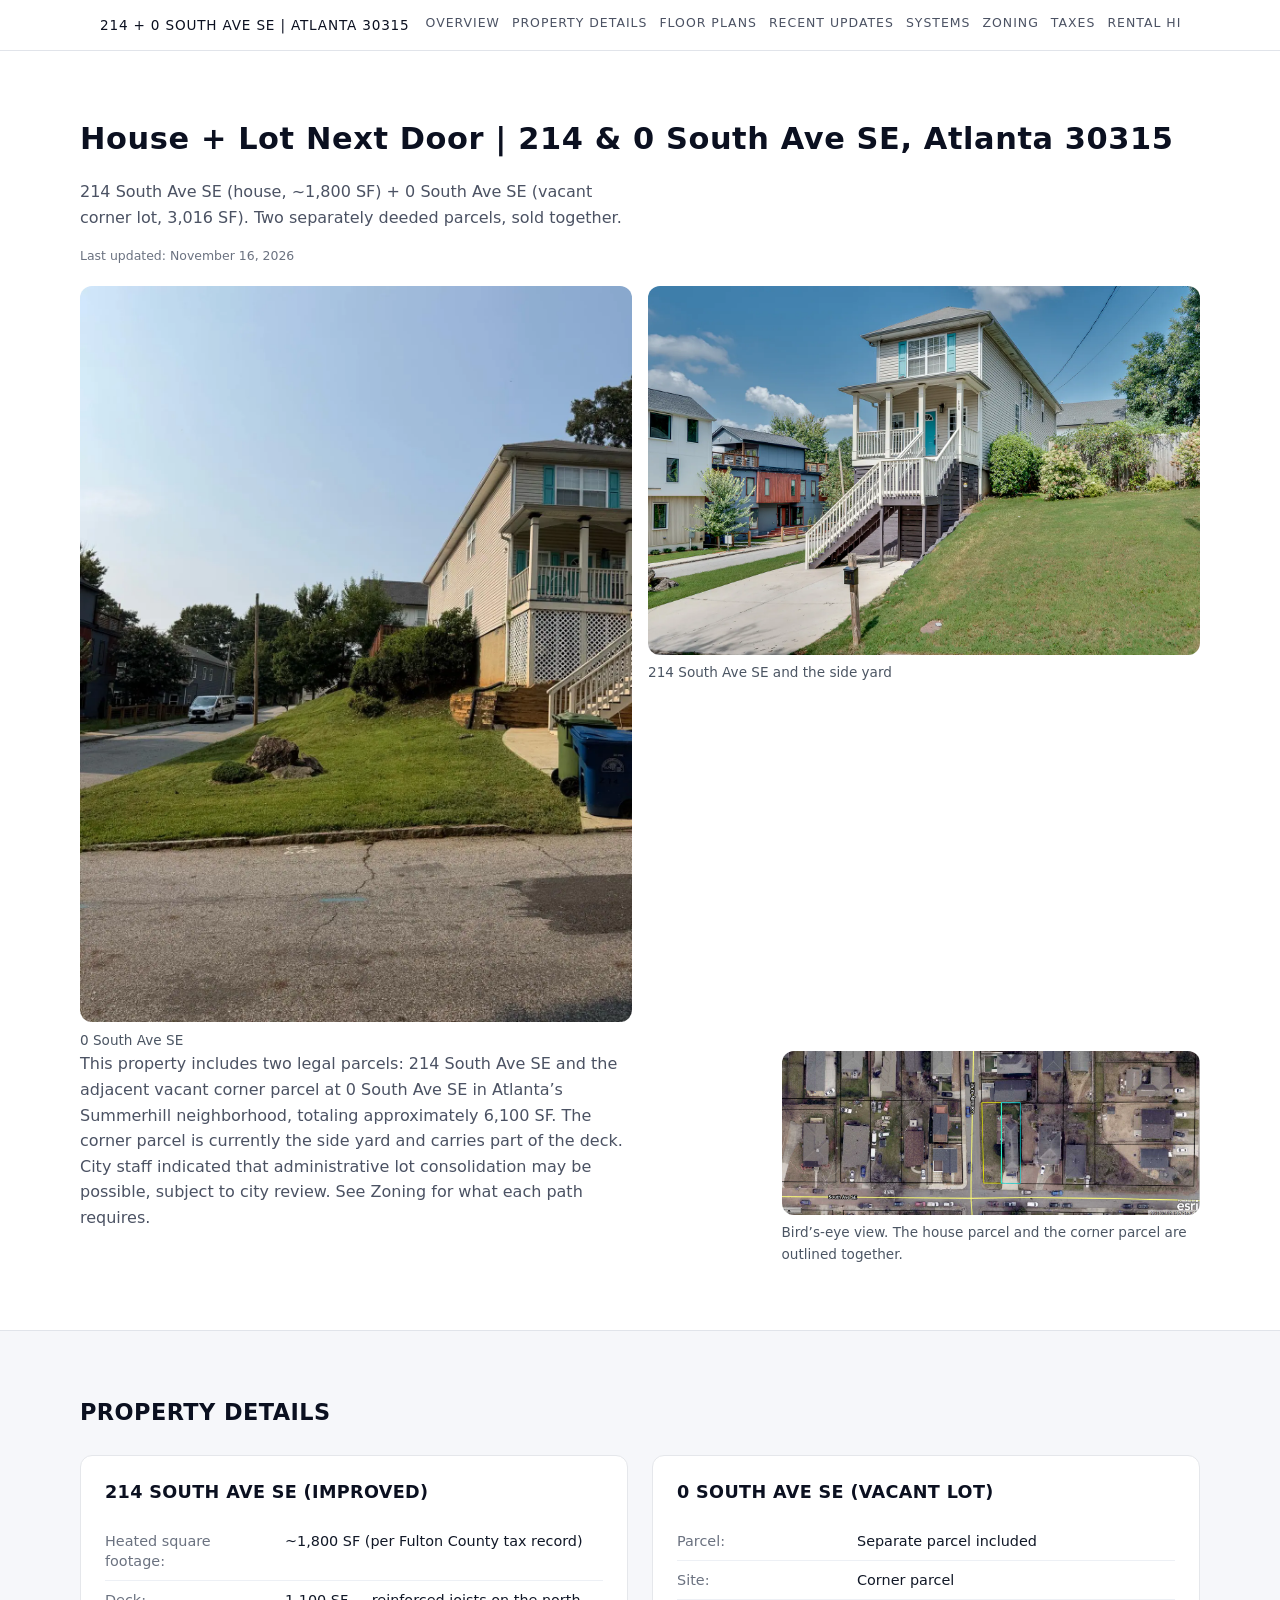
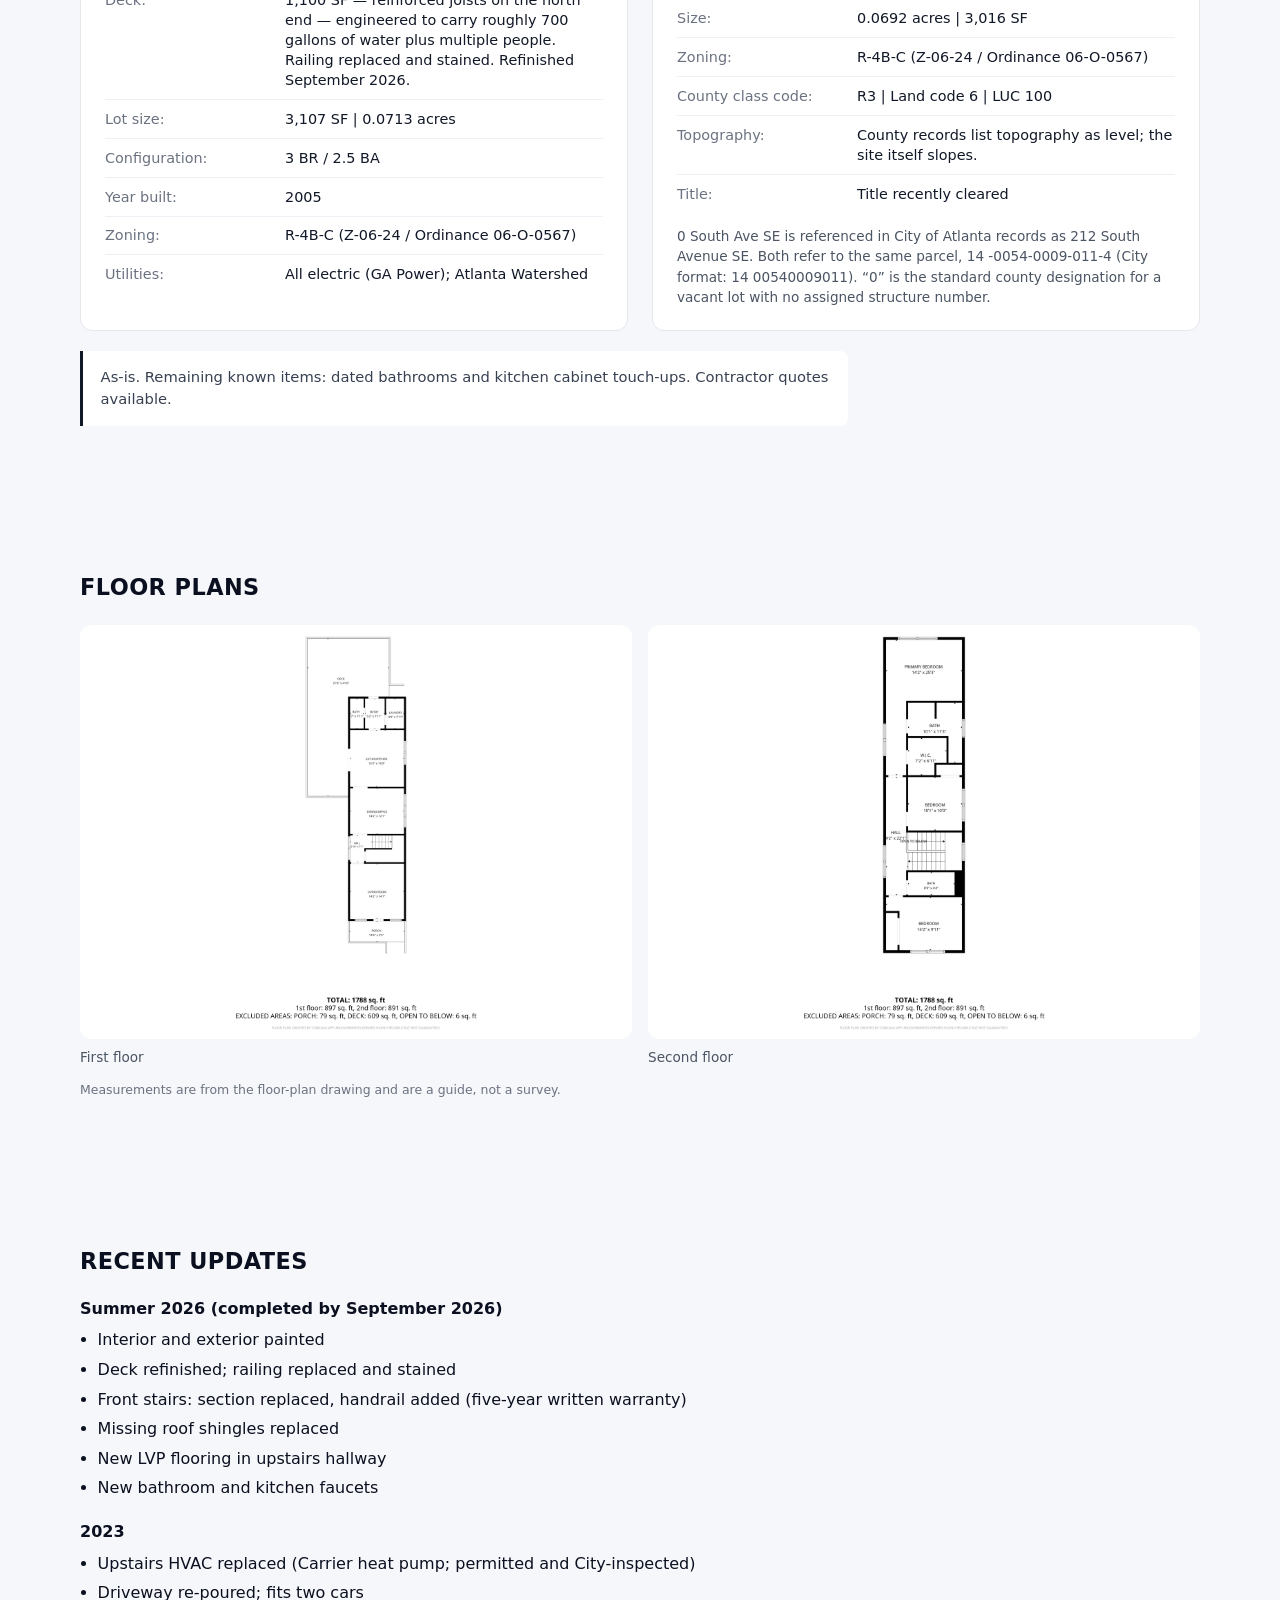
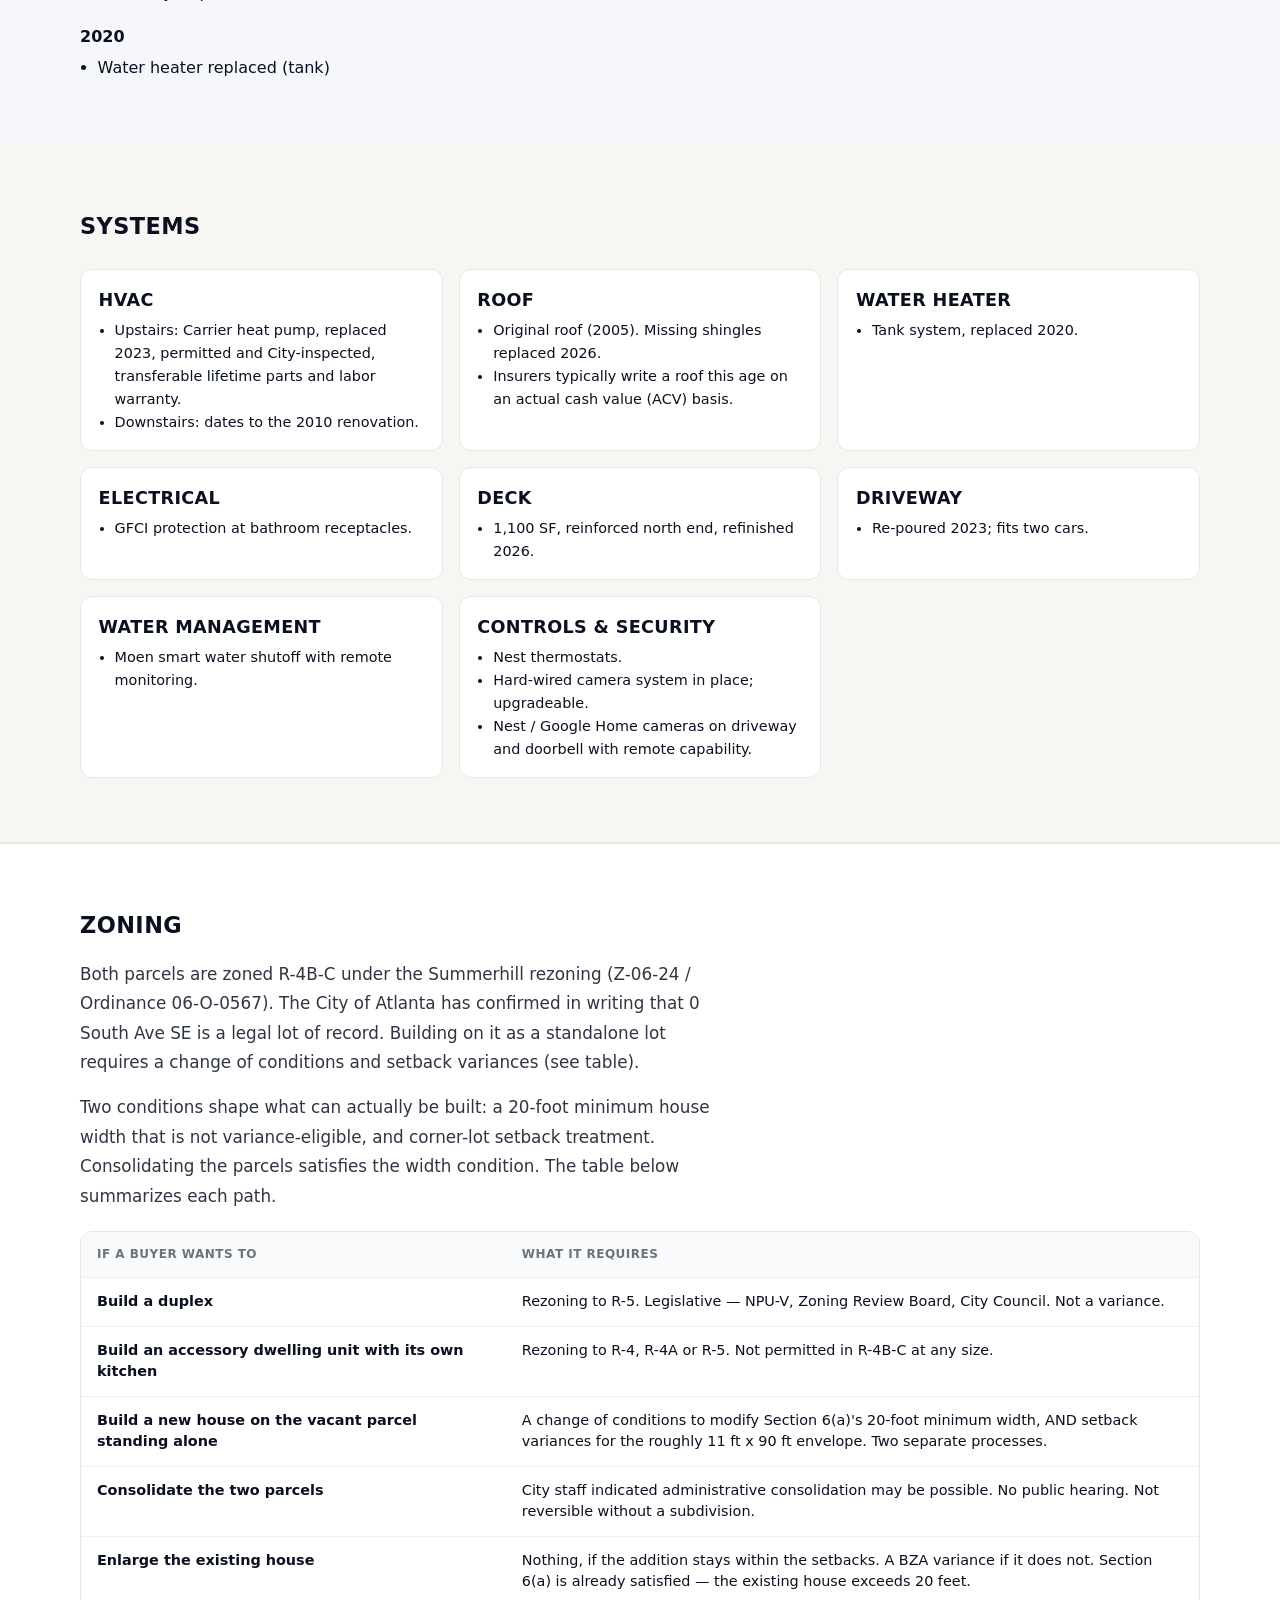
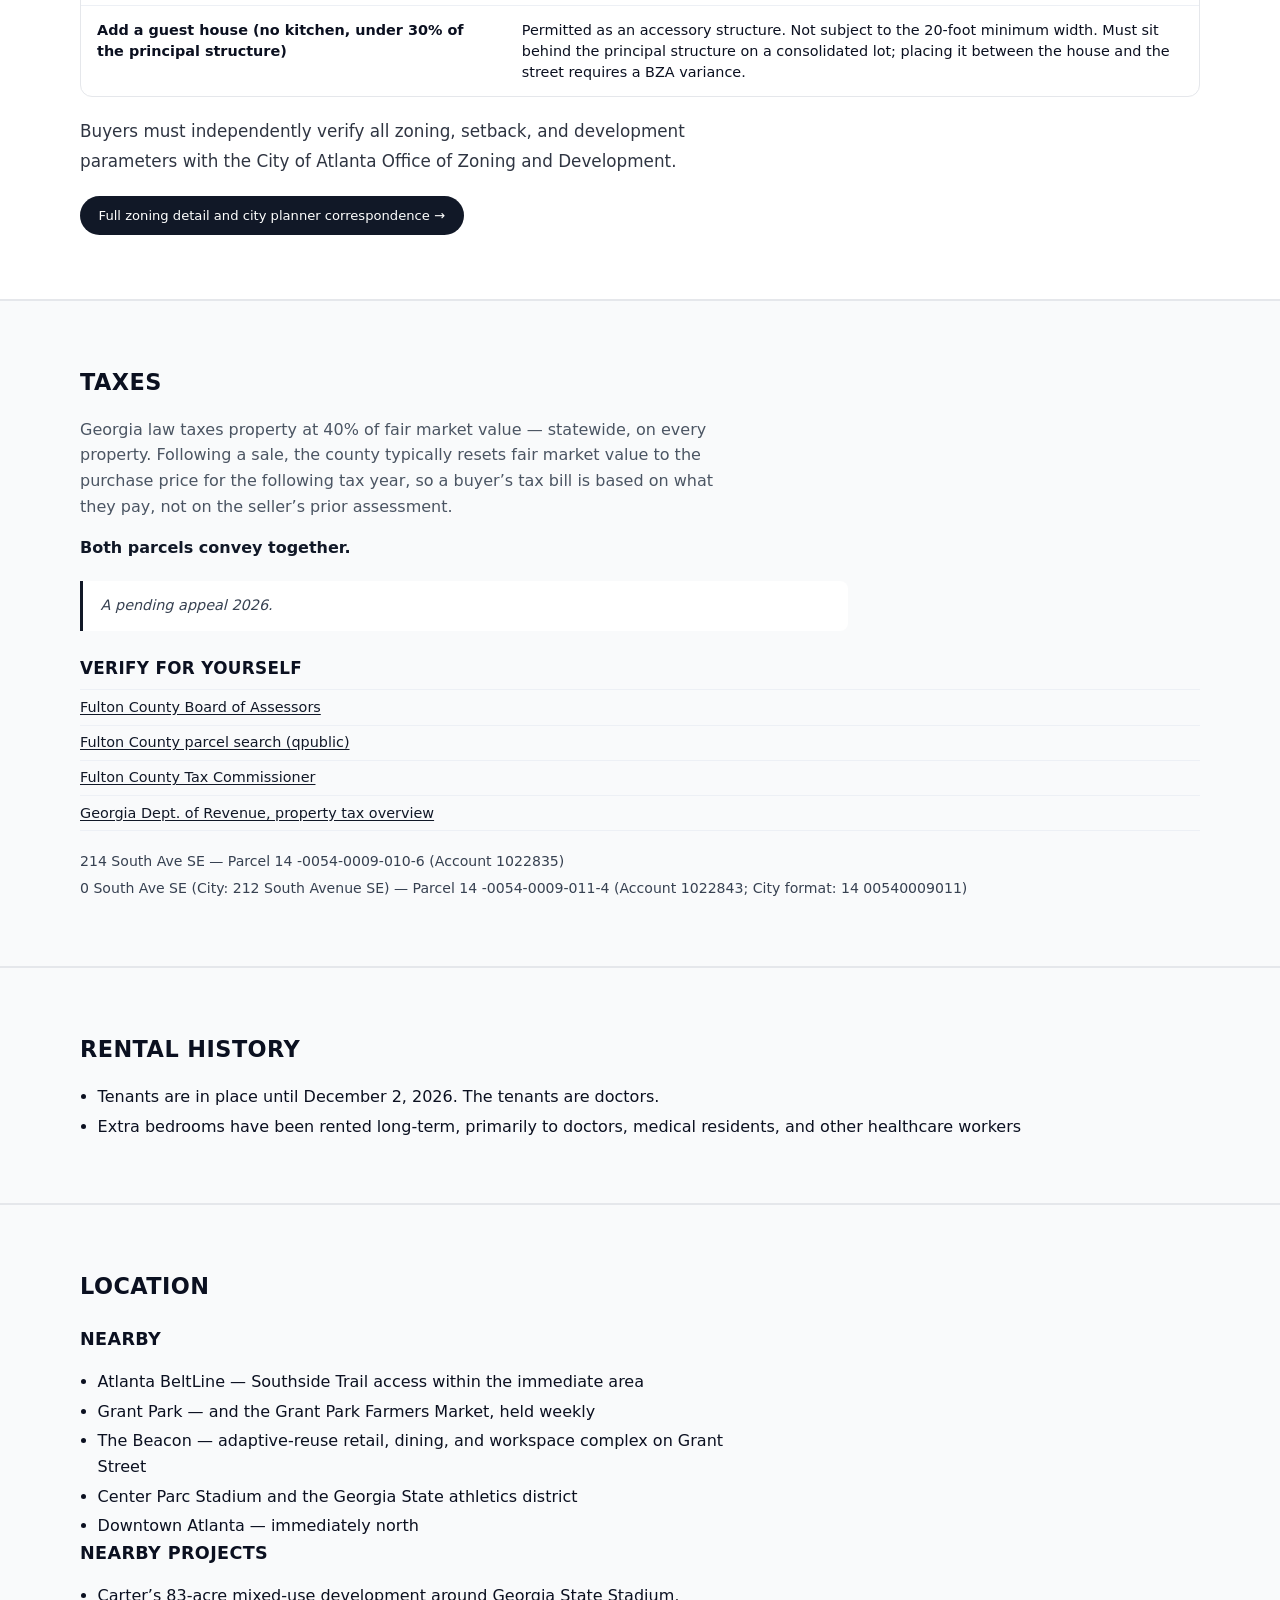
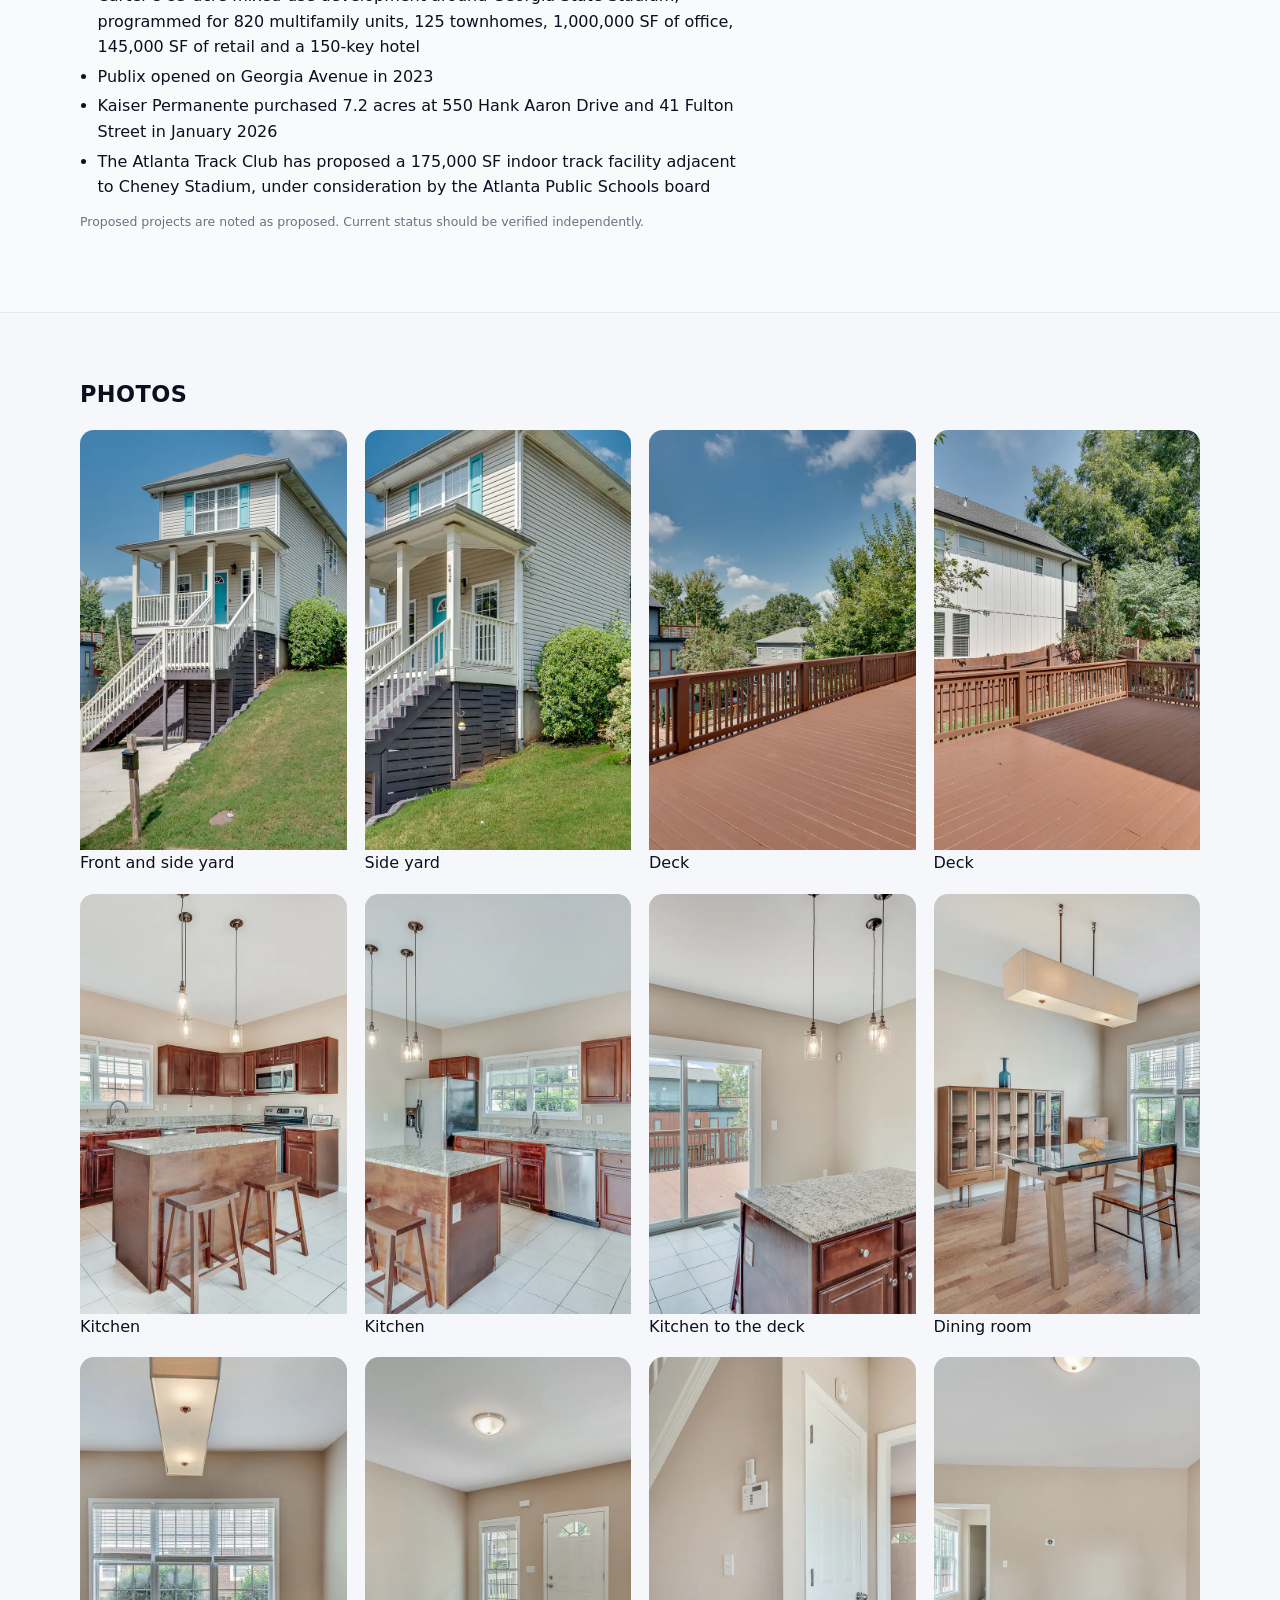
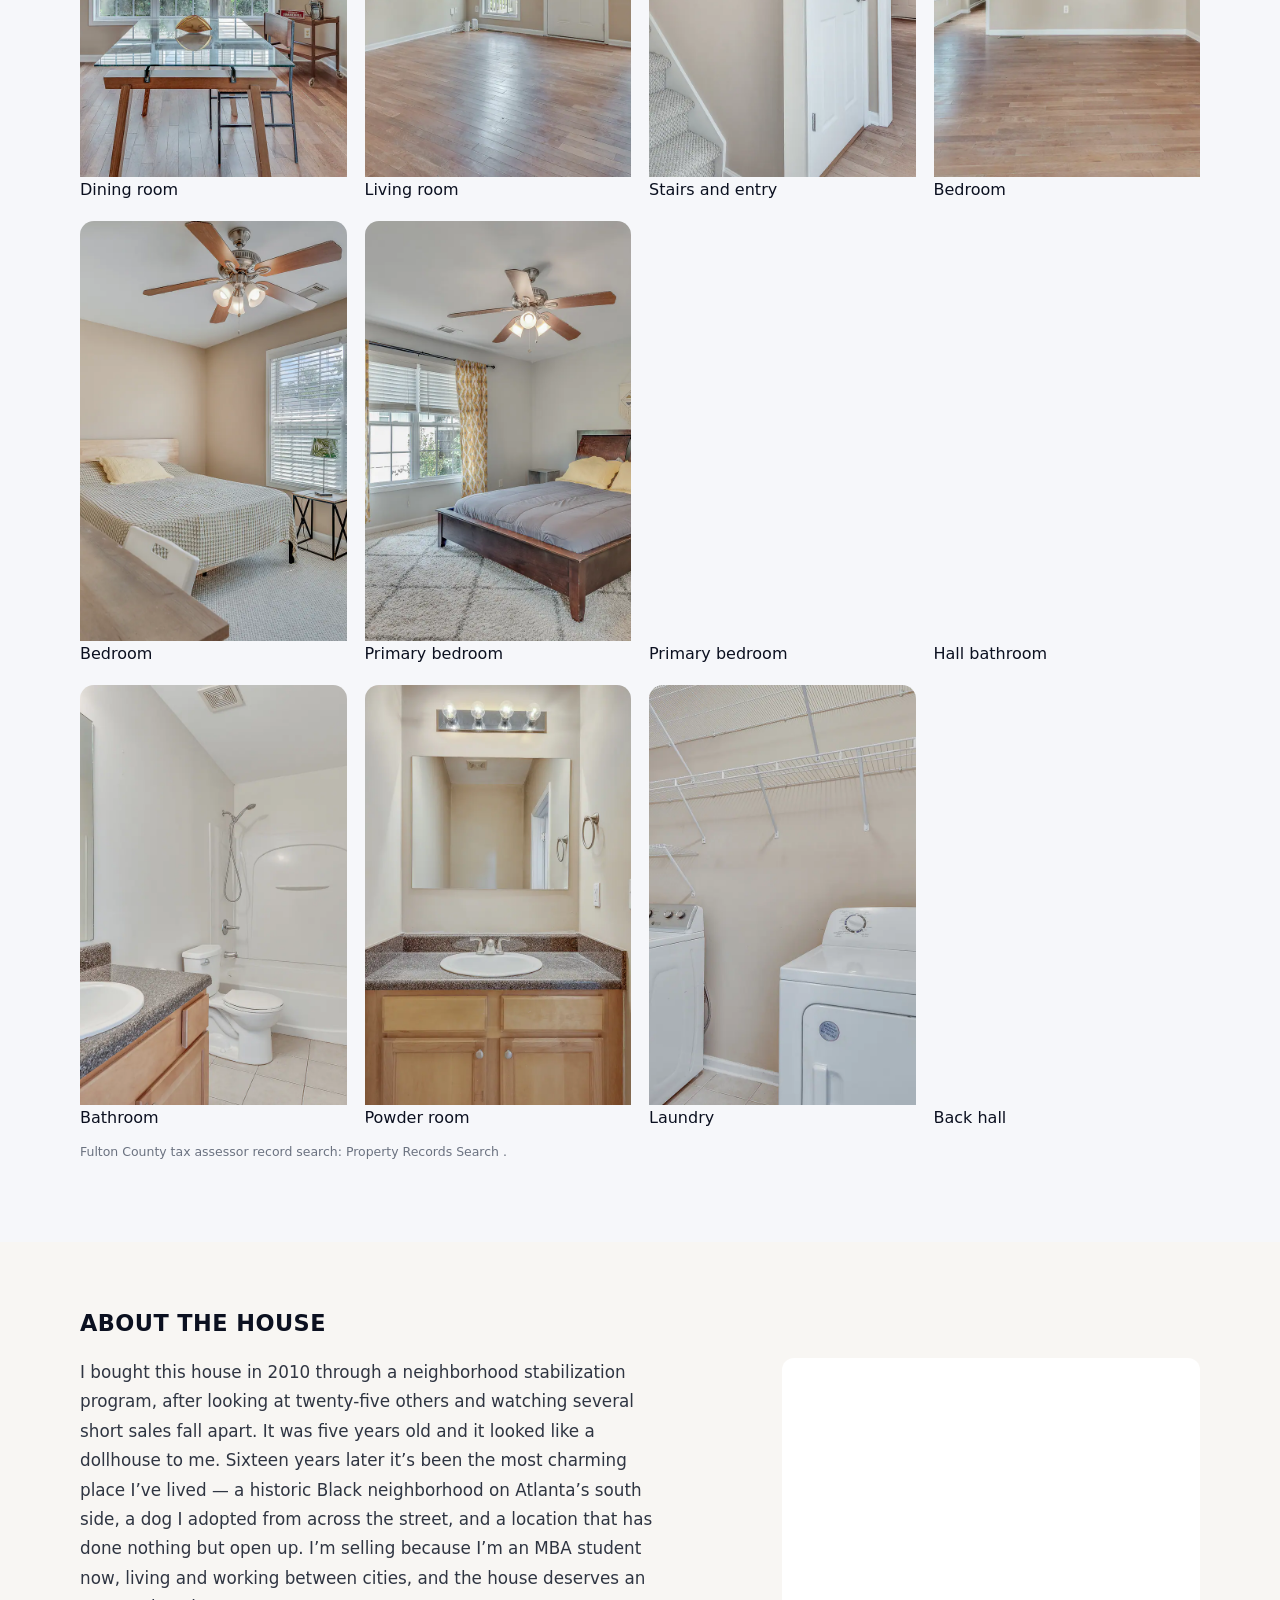
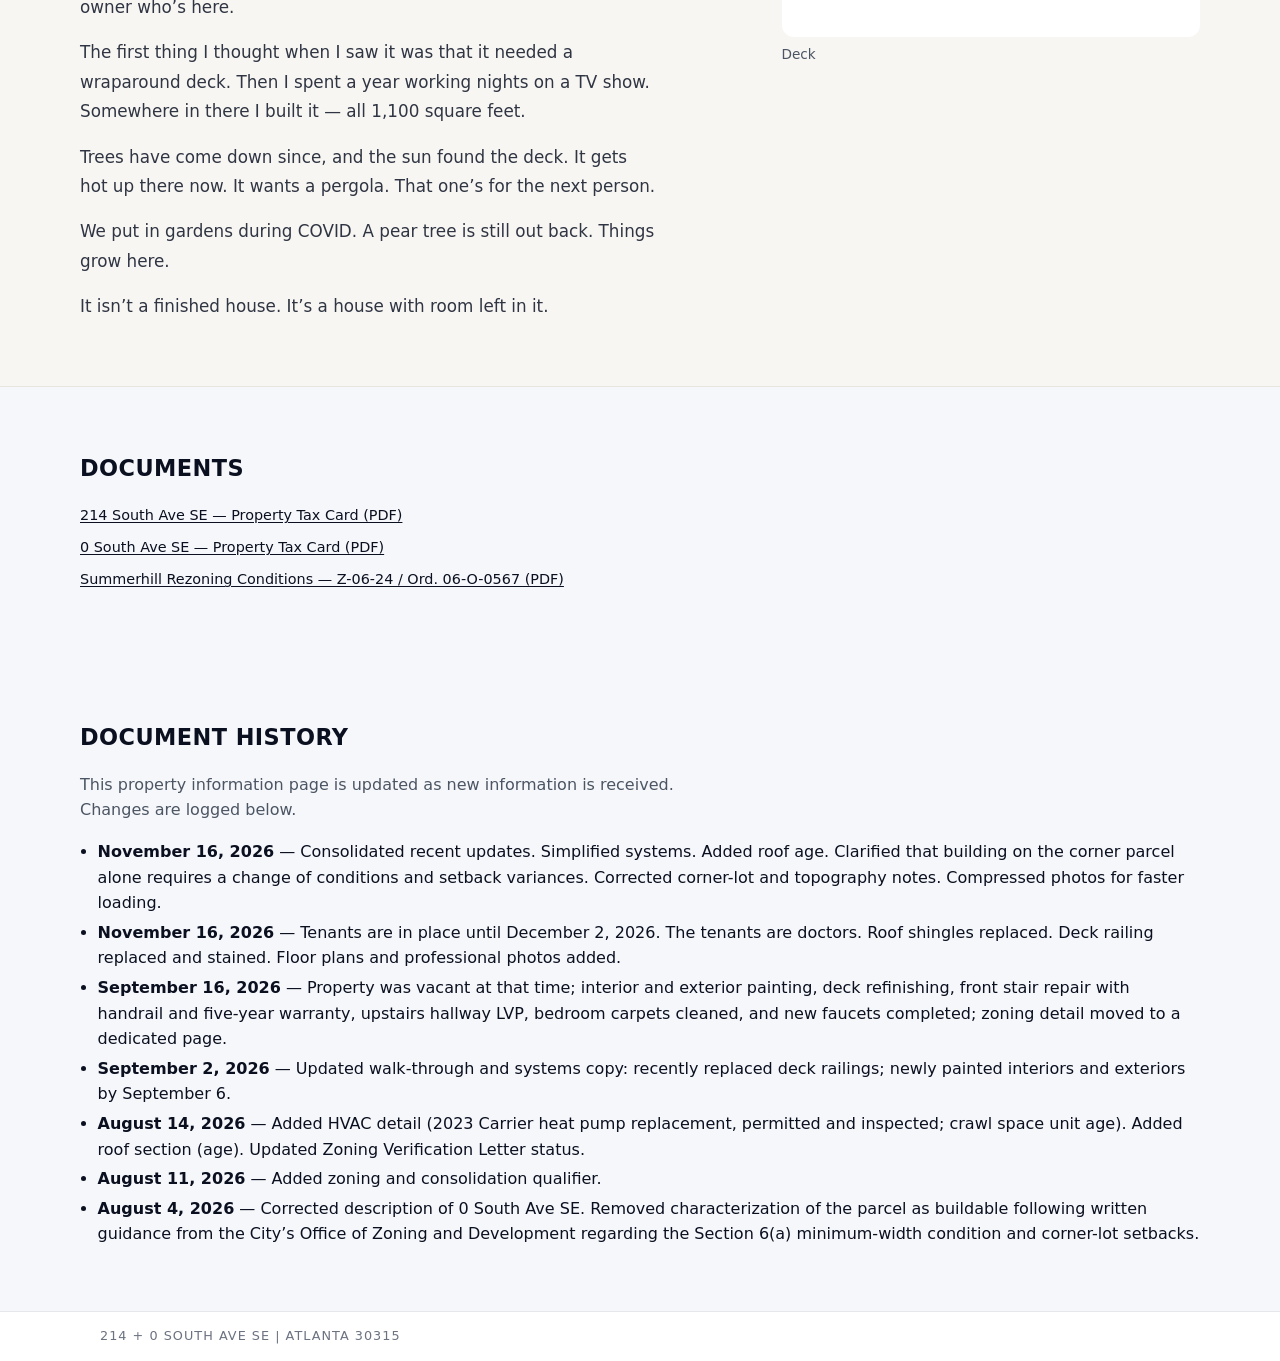
<file: index.html>
<!DOCTYPE html>
<html lang="en">
<head>
<meta charset="UTF-8" />
<meta name="viewport" content="width=device-width, initial-scale=1" />

<title>214 & 0 South Ave SE, Atlanta 30315 | Property Information</title>

<meta name="description" content="Property information for 214 South Ave SE and the adjacent corner parcel at 0 South Ave SE, Atlanta 30315. Two parcels sold together.">

<script type="application/ld+json">
{
 "@context": "https://schema.org",
 "@type": "Residence",
 "name": "214 & 0 South Ave SE",
 "address": {
   "@type": "PostalAddress",
   "streetAddress": "214 South Ave SE",
   "addressLocality": "Atlanta",
   "addressRegion": "GA",
   "postalCode": "30315",
   "addressCountry": "US"
 },
 "description": "Property information for 214 South Ave SE and the adjacent corner parcel at 0 South Ave SE, Atlanta 30315. Two parcels sold together."
}
</script>

<link rel="stylesheet" href="styles.css?v=20261116c" />
</head>

<body>

<header class="site-header">
<div class="header-inner">

<div class="header-left">
<span class="header-address">214 + 0 South Ave SE | Atlanta 30315</span>
</div>

<button class="nav-toggle" type="button" aria-label="Toggle navigation" aria-expanded="false">
  <span></span><span></span><span></span>
</button>

<nav class="header-nav">
<a href="#overview">Overview</a>
<a href="#property-details">Property Details</a>
<a href="#floor-plans">Floor Plans</a>
<a href="#recent-updates">Recent Updates</a>
<a href="#systems">Systems</a>
<a href="#zoning">Zoning</a>
<a href="#taxes">Taxes</a>
<a href="#rental-history">Rental History</a>
<a href="#location">Location</a>
<a href="#photos">Photos</a>
<a href="#about-house">About the House</a>
<a href="#documents">Documents</a>
<a href="#document-history">Document History</a>
</nav>

</div>
</header>

<main>

<!-- Header / Overview -->
<section id="overview" class="section hero">
<div class="section-inner">

<div class="hero-copy">

<h1>House + Lot Next Door | 214 &amp; 0 South Ave SE, Atlanta 30315</h1>

<p class="hero-subtitle">
214 South Ave SE (house, ~1,800 SF) + 0 South Ave SE (vacant corner lot, 3,016 SF). Two separately deeded parcels, sold together.
</p>

<p class="small-note">Last updated: November 16, 2026</p>
<div class="photo-pair">
  <figure class="site-figure">
    <img src="photos/0_south_ave.webp" alt="0 South Ave SE, the corner parcel" width="1200" height="1600" decoding="async" />
    <figcaption>0 South Ave SE</figcaption>
  </figure>
  <figure class="site-figure">
    <img src="photos/sabrina-03.webp" alt="214 South Ave SE, front porch and the side yard" width="1600" height="1068" loading="lazy" decoding="async" />
    <figcaption>214 South Ave SE and the side yard</figcaption>
  </figure>
</div>

<div class="hero-grid">
  <p class="hero-subtitle">
    This property includes two legal parcels: 214 South Ave SE and the adjacent vacant corner parcel at 0 South Ave SE in Atlanta’s Summerhill neighborhood, totaling approximately 6,100 SF. The corner parcel is currently the side yard and carries part of the deck. City staff indicated that administrative lot consolidation may be possible, subject to city review. See <a href="#zoning">Zoning</a> for what each path requires.
  </p>
  <figure class="site-figure">
    <img src="photos/birdseye.webp" alt="Bird’s-eye view with both parcels outlined" width="1434" height="561" loading="lazy" decoding="async" />
    <figcaption>Bird’s-eye view. The house parcel and the corner parcel are outlined together.</figcaption>
  </figure>
</div>

</div>

</div>
</section>

<!-- Property Details -->
<section id="property-details" class="section asset-overview">
  <div class="section-inner">
    <h2>Property Details</h2>
    <div class="card-grid two-up">
      <article class="card">
        <h3>214 South Ave SE (Improved)</h3>
        <dl class="data-list">
          <div class="data-row"><dt>Heated square footage</dt><dd>~1,800 SF (per Fulton County tax record)</dd></div>
          <div class="data-row"><dt>Deck</dt><dd>1,100 SF — reinforced joists on the north end — engineered to carry roughly 700 gallons of water plus multiple people. Railing replaced and stained. Refinished September 2026.</dd></div>
          <div class="data-row"><dt>Lot size</dt><dd>3,107 SF | 0.0713 acres</dd></div>
          <div class="data-row"><dt>Configuration</dt><dd>3 BR / 2.5 BA</dd></div>
          <div class="data-row"><dt>Year built</dt><dd>2005</dd></div>
          <div class="data-row"><dt>Zoning</dt><dd>R-4B-C (Z-06-24 / Ordinance 06-O-0567)</dd></div>
          <div class="data-row"><dt>Utilities</dt><dd>All electric (GA Power); Atlanta Watershed</dd></div>
        </dl>
      </article>
      <article class="card">
        <h3>0 South Ave SE (Vacant Lot)</h3>
        <dl class="data-list">
          <div class="data-row"><dt>Parcel</dt><dd>Separate parcel included</dd></div>
          <div class="data-row"><dt>Site</dt><dd>Corner parcel</dd></div>
          <div class="data-row"><dt>Size</dt><dd>0.0692 acres | 3,016 SF</dd></div>
          <div class="data-row"><dt>Zoning</dt><dd>R-4B-C (Z-06-24 / Ordinance 06-O-0567)</dd></div>
          <div class="data-row"><dt>County class code</dt><dd>R3 | Land code 6 | LUC 100</dd></div>
          <div class="data-row"><dt>Topography</dt><dd>County records list topography as level; the site itself slopes.</dd></div>
          <div class="data-row"><dt>Title</dt><dd>Title recently cleared</dd></div>
        </dl>
        <p class="parcel-alias-note">
          0 South Ave SE is referenced in City of Atlanta records as 212 South Avenue SE. Both refer to the same parcel, 14 -0054-0009-011-4 (City format: 14 00540009011). “0” is the standard county designation for a vacant lot with no assigned structure number.
        </p>
      </article>
    </div>
    <p class="as-is-note">
      As-is. Remaining known items: dated bathrooms and kitchen cabinet touch-ups. Contractor quotes available.
    </p>
  </div>
</section>

<section id="floor-plans" class="section floor-plans">
  <div class="section-inner">
    <h2>Floor Plans</h2>
    <div class="photo-pair">
      <figure class="floor-plan-figure">
        <a href="photos/floor-1st.webp" target="_blank" rel="noopener">
          <img src="photos/floor-1st.webp" alt="First floor plan of 214 South Ave SE" width="1600" height="1200" loading="lazy" decoding="async" />
        </a>
        <figcaption>First floor</figcaption>
      </figure>
      <figure class="floor-plan-figure">
        <a href="photos/floor-2nd.webp" target="_blank" rel="noopener">
          <img src="photos/floor-2nd.webp" alt="Second floor plan of 214 South Ave SE" width="1600" height="1200" loading="lazy" decoding="async" />
        </a>
        <figcaption>Second floor</figcaption>
      </figure>
    </div>
    <p class="small-note">Measurements are from the floor-plan drawing and are a guide, not a survey.</p>
  </div>
</section>

<!-- Recent Updates -->
<section id="recent-updates" class="section recent-updates">
  <div class="section-inner">
    <h2>Recent Updates</h2>
    <div class="update-group">
      <p class="update-heading"><strong>Summer 2026 (completed by September 2026)</strong></p>
      <ul class="bullet-list">
        <li>Interior and exterior painted</li>
        <li>Deck refinished; railing replaced and stained</li>
        <li>Front stairs: section replaced, handrail added (five-year written warranty)</li>
        <li>Missing roof shingles replaced</li>
        <li>New LVP flooring in upstairs hallway</li>
        <li>New bathroom and kitchen faucets</li>
      </ul>
    </div>
    <div class="update-group">
      <p class="update-heading"><strong>2023</strong></p>
      <ul class="bullet-list">
        <li>Upstairs HVAC replaced (Carrier heat pump; permitted and City-inspected)</li>
        <li>Driveway re-poured; fits two cars</li>
      </ul>
    </div>
    <div class="update-group">
      <p class="update-heading"><strong>2020</strong></p>
      <ul class="bullet-list">
        <li>Water heater replaced (tank)</li>
      </ul>
    </div>
  </div>
</section>

<!-- Systems -->
<section id="systems" class="section about-house">
  <div class="section-inner">
    <h2>Systems</h2>
    <div class="feature-grid about-house-systems">
      <div class="feature-tile">
        <h3>HVAC</h3>
        <ul>
          <li>Upstairs: Carrier heat pump, replaced 2023, permitted and City-inspected, transferable lifetime parts and labor warranty.</li>
          <li>Downstairs: dates to the 2010 renovation.</li>
        </ul>
      </div>
      <div class="feature-tile">
        <h3>Roof</h3>
        <ul>
          <li>Original roof (2005). Missing shingles replaced 2026.</li>
          <li>Insurers typically write a roof this age on an actual cash value (ACV) basis.</li>
        </ul>
      </div>
      <div class="feature-tile">
        <h3>Water Heater</h3>
        <ul>
          <li>Tank system, replaced 2020.</li>
        </ul>
      </div>
      <div class="feature-tile">
        <h3>Electrical</h3>
        <ul>
          <li>GFCI protection at bathroom receptacles.</li>
        </ul>
      </div>
      <div class="feature-tile">
        <h3>Deck</h3>
        <ul>
          <li>1,100 SF, reinforced north end, refinished 2026.</li>
        </ul>
      </div>
      <div class="feature-tile">
        <h3>Driveway</h3>
        <ul>
          <li>Re-poured 2023; fits two cars.</li>
        </ul>
      </div>
      <div class="feature-tile">
        <h3>Water Management</h3>
        <ul>
          <li>Moen smart water shutoff with remote monitoring.</li>
        </ul>
      </div>
      <div class="feature-tile">
        <h3>Controls &amp; Security</h3>
        <ul>
          <li>Nest thermostats.</li>
          <li>Hard-wired camera system in place; upgradeable.</li>
          <li>Nest / Google Home cameras on driveway and doorbell with remote capability.</li>
        </ul>
      </div>
    </div>
  </div>
</section>

<!-- Zoning -->
<section id="zoning" class="section zoning-section">
  <div class="section-inner">
    <h2>Zoning</h2>
    <div class="narrative-copy">
      <p>Both parcels are zoned R-4B-C under the Summerhill rezoning (Z-06-24 / Ordinance 06-O-0567). The City of Atlanta has confirmed in writing that 0 South Ave SE is a legal lot of record. Building on it as a standalone lot requires a change of conditions and setback variances (see table).</p>
      <p>Two conditions shape what can actually be built: a 20-foot minimum house width that is not variance-eligible, and corner-lot setback treatment. Consolidating the parcels satisfies the width condition. The table below summarizes each path.</p>
    </div>
    <div class="tax-table-wrap path-table-wrap" role="region" aria-label="What each development path requires" tabindex="0">
      <table class="tax-table path-table">
        <thead>
          <tr>
            <th scope="col">If a buyer wants to</th>
            <th scope="col">What it requires</th>
          </tr>
        </thead>
        <tbody>
          <tr>
            <td data-label="If a buyer wants to">Build a duplex</td>
            <td data-label="What it requires">Rezoning to R-5. Legislative — NPU-V, Zoning Review Board, City Council. Not a variance.</td>
          </tr>
          <tr>
            <td data-label="If a buyer wants to">Build an accessory dwelling unit with its own kitchen</td>
            <td data-label="What it requires">Rezoning to R-4, R-4A or R-5. Not permitted in R-4B-C at any size.</td>
          </tr>
          <tr>
            <td data-label="If a buyer wants to">Build a new house on the vacant parcel standing alone</td>
            <td data-label="What it requires">A change of conditions to modify Section 6(a)'s 20-foot minimum width, AND setback variances for the roughly 11 ft x 90 ft envelope. Two separate processes.</td>
          </tr>
          <tr>
            <td data-label="If a buyer wants to">Consolidate the two parcels</td>
            <td data-label="What it requires">City staff indicated administrative consolidation may be possible. No public hearing. Not reversible without a subdivision.</td>
          </tr>
          <tr>
            <td data-label="If a buyer wants to">Enlarge the existing house</td>
            <td data-label="What it requires">Nothing, if the addition stays within the setbacks. A BZA variance if it does not. Section 6(a) is already satisfied — the existing house exceeds 20 feet.</td>
          </tr>
          <tr>
            <td data-label="If a buyer wants to">Add a guest house (no kitchen, under 30% of the principal structure)</td>
            <td data-label="What it requires">Permitted as an accessory structure. Not subject to the 20-foot minimum width. Must sit behind the principal structure on a consolidated lot; placing it between the house and the street requires a BZA variance.</td>
          </tr>
        </tbody>
      </table>
    </div>
    <div class="narrative-copy" style="margin-top: 1.25rem;">
      <p>Buyers must independently verify all zoning, setback, and development parameters with the City of Atlanta Office of Zoning and Development.</p>
    </div>
    <div class="cta-pair" style="margin-top: 1.25rem;">
      <a class="btn btn-primary" href="/zoning">Full zoning detail and city planner correspondence →</a>
    </div>
  </div>
</section>

<!-- Taxes -->
<section id="taxes" class="section tax-section">
  <div class="section-inner">
    <h2>Taxes</h2>
    <p class="summary-text">
      Georgia law taxes property at 40% of fair market value — statewide, on every property. Following a sale, the county typically resets fair market value to the purchase price for the following tax year, so a buyer’s tax bill is based on what they pay, not on the seller’s prior assessment.
    </p>
    <p class="summary-text tax-convey">
      Both parcels convey together.
    </p>

    <p class="tax-status">
      A pending appeal 2026.
    </p>

    <div class="tax-verify">
      <h3>Verify for yourself</h3>
      <ul class="tax-verify-links">
        <li>
          <a href="https://www.fultonassessor.org" target="_blank" rel="noopener">
            Fulton County Board of Assessors
          </a>
        </li>
        <li>
          <a href="https://qpublic.schneidercorp.com/Application.aspx?AppID=936" target="_blank" rel="noopener">
            Fulton County parcel search (qpublic)
          </a>
        </li>
        <li>
          <a href="https://www.fultoncountytaxes.org" target="_blank" rel="noopener">
            Fulton County Tax Commissioner
          </a>
        </li>
        <li>
          <a href="https://dor.georgia.gov/property-tax-real-and-personal-property" target="_blank" rel="noopener">
            Georgia Dept. of Revenue, property tax overview
          </a>
        </li>
      </ul>
      <ul class="tax-parcel-ids">
        <li>214 South Ave SE — Parcel 14 -0054-0009-010-6 (Account 1022835)</li>
        <li>0 South Ave SE (City: 212 South Avenue SE) — Parcel 14 -0054-0009-011-4 (Account 1022843; City format: 14 00540009011)</li>
      </ul>
    </div>
  </div>
</section>

<!-- Rental History -->
<section id="rental-history" class="section operations">
  <div class="section-inner">
    <h2>Rental History</h2>
    <ul class="bullet-list">
      <li>Tenants are in place until December 2, 2026. The tenants are doctors.</li>
      <li>Extra bedrooms have been rented long-term, primarily to doctors, medical residents, and other healthcare workers</li>
    </ul>
  </div>
</section>

<!-- Location -->
<section id="location" class="section location">
  <div class="section-inner">
    <h2>Location</h2>
    <div class="content-grid">
      <div>
        <h3>Nearby</h3>
        <ul class="bullet-list">
          <li>Atlanta BeltLine — Southside Trail access within the immediate area</li>
          <li>Grant Park — and the Grant Park Farmers Market, held weekly</li>
          <li>The Beacon — adaptive-reuse retail, dining, and workspace complex on Grant Street</li>
          <li>Center Parc Stadium and the Georgia State athletics district</li>
          <li>Downtown Atlanta — immediately north</li>
        </ul>
        <h3>Nearby projects</h3>
        <ul class="bullet-list">
          <li><a href="https://www.carterusa.com/mixeduse/summerhill" target="_blank" rel="noopener">Carter’s 83-acre mixed-use development</a> around Georgia State Stadium, programmed for 820 multifamily units, 125 townhomes, 1,000,000 SF of office, 145,000 SF of retail and a 150-key hotel</li>
          <li>Publix opened on Georgia Avenue in 2023</li>
          <li><a href="https://www.atlantanewsfirst.com/2026/01/27/kaiser-permanente-buys-7-acres-near-atlantas-old-turner-field/" target="_blank" rel="noopener">Kaiser Permanente purchased 7.2 acres</a> at 550 Hank Aaron Drive and 41 Fulton Street in January 2026</li>
          <li>The Atlanta Track Club has proposed a 175,000 SF indoor track facility adjacent to Cheney Stadium, under consideration by the Atlanta Public Schools board</li>
        </ul>
        <p class="small-note">
          Proposed projects are noted as proposed. Current status should be verified independently.
        </p>
      </div>
    </div>
  </div>
</section>

<!-- Photos -->
<section id="photos" class="section photos">
  <div class="section-inner">
    <h2>Photos</h2>

    <div class="photo-grid">
      <figure class="photo-placeholder"><img src="photos/sabrina-03.webp" alt="Front of 214 South Ave SE and the side yard" width="1600" height="1068" loading="lazy" decoding="async" /><figcaption>Front and side yard</figcaption></figure>
      <figure class="photo-placeholder"><img src="photos/sabrina-04.webp" alt="Side yard" width="1600" height="1068" loading="lazy" decoding="async" /><figcaption>Side yard</figcaption></figure>
      <figure class="photo-placeholder"><img src="photos/sabrina-09.webp" alt="Deck" width="1600" height="1068" loading="lazy" decoding="async" /><figcaption>Deck</figcaption></figure>
      <figure class="photo-placeholder"><img src="photos/sabrina-10.webp" alt="Deck" width="1600" height="1068" loading="lazy" decoding="async" /><figcaption>Deck</figcaption></figure>
      <figure class="photo-placeholder"><img src="photos/sabrina-25.webp" alt="Kitchen" width="1600" height="1068" loading="lazy" decoding="async" /><figcaption>Kitchen</figcaption></figure>
      <figure class="photo-placeholder"><img src="photos/sabrina-27.webp" alt="Kitchen" width="1600" height="1068" loading="lazy" decoding="async" /><figcaption>Kitchen</figcaption></figure>
      <figure class="photo-placeholder"><img src="photos/sabrina-28.webp" alt="Kitchen opening to the deck" width="1600" height="1068" loading="lazy" decoding="async" /><figcaption>Kitchen to the deck</figcaption></figure>
      <figure class="photo-placeholder"><img src="photos/sabrina-21.webp" alt="Dining room" width="1600" height="1068" loading="lazy" decoding="async" /><figcaption>Dining room</figcaption></figure>
      <figure class="photo-placeholder"><img src="photos/sabrina-20.webp" alt="Dining room" width="1600" height="1068" loading="lazy" decoding="async" /><figcaption>Dining room</figcaption></figure>
      <figure class="photo-placeholder"><img src="photos/sabrina-16.webp" alt="Living room" width="1600" height="1068" loading="lazy" decoding="async" /><figcaption>Living room</figcaption></figure>
      <figure class="photo-placeholder"><img src="photos/sabrina-18.webp" alt="Stairs and entry" width="1600" height="1068" loading="lazy" decoding="async" /><figcaption>Stairs and entry</figcaption></figure>
      <figure class="photo-placeholder"><img src="photos/sabrina-15.webp" alt="Bedroom" width="1600" height="1068" loading="lazy" decoding="async" /><figcaption>Bedroom</figcaption></figure>
      <figure class="photo-placeholder"><img src="photos/sabrina-35.webp" alt="Bedroom" width="1600" height="1068" loading="lazy" decoding="async" /><figcaption>Bedroom</figcaption></figure>
      <figure class="photo-placeholder"><img src="photos/sabrina-42.webp" alt="Primary bedroom" width="1600" height="1068" loading="lazy" decoding="async" /><figcaption>Primary bedroom</figcaption></figure>
      <figure class="photo-placeholder"><img src="photos/sabrina-44.webp" alt="Primary bedroom" width="1600" height="1068" loading="lazy" decoding="async" /><figcaption>Primary bedroom</figcaption></figure>
      <figure class="photo-placeholder"><img src="photos/sabrina-39.webp" alt="Hall bathroom" width="1600" height="1068" loading="lazy" decoding="async" /><figcaption>Hall bathroom</figcaption></figure>
      <figure class="photo-placeholder"><img src="photos/sabrina-34.webp" alt="Bathroom" width="1600" height="1068" loading="lazy" decoding="async" /><figcaption>Bathroom</figcaption></figure>
      <figure class="photo-placeholder"><img src="photos/sabrina-24.webp" alt="Powder room" width="1600" height="1068" loading="lazy" decoding="async" /><figcaption>Powder room</figcaption></figure>
      <figure class="photo-placeholder"><img src="photos/sabrina-31.webp" alt="Laundry" width="1600" height="1068" loading="lazy" decoding="async" /><figcaption>Laundry</figcaption></figure>
      <figure class="photo-placeholder"><img src="photos/sabrina-30.webp" alt="Back hall" width="1600" height="1068" loading="lazy" decoding="async" /><figcaption>Back hall</figcaption></figure>
    </div>

    <p class="small-note">
      Fulton County tax assessor record search:
      <a href="https://qpublic.schneidercorp.com/Application.aspx?AppID=936&LayerID=18251&PageTypeID=3&PageID=8155&Q=2063835687"
         target="_blank" rel="noopener">
        Property Records Search
      </a>.
    </p>
  </div>
</section>

<!-- About the House -->
<section id="about-house" class="section about-house">
  <div class="section-inner">
    <h2>About the House</h2>
    <div class="hero-grid">
    <div class="about-house-copy">
      <p>
        I bought this house in 2010 through a neighborhood stabilization program, after looking at twenty-five others and watching several short sales fall apart. It was five years old and it looked like a dollhouse to me. Sixteen years later it’s been the most charming place I’ve lived — a historic Black neighborhood on Atlanta’s south side, a dog I adopted from across the street, and a location that has done nothing but open up. I’m selling because I’m an MBA student now, living and working between cities, and the house deserves an owner who’s here.
      </p>
      <p>
        The first thing I thought when I saw it was that it needed a wraparound deck. Then I spent a year working nights on a TV show. Somewhere in there I built it — all 1,100 square feet.
      </p>
      <p>
        Trees have come down since, and the sun found the deck. It gets hot up there now. It wants a pergola. That one’s for the next person.
      </p>
      <p>
        We put in gardens during COVID. A pear tree is still out back. Things grow here.
      </p>
      <p>
        It isn’t a finished house. It’s a house with room left in it.
      </p>
    </div>
    <figure class="site-figure">
      <img src="photos/sabrina-09.webp" alt="The deck at 214 South Ave SE" width="1600" height="1068" loading="lazy" decoding="async" />
      <figcaption>Deck</figcaption>
    </figure>
    </div>
  </div>
</section>

<!-- Documents -->
<section id="documents" class="section documents">
  <div class="section-inner">
    <h2>Documents</h2>
    <ul class="document-list">
      <li><a href="docs/214_property_taxes.pdf" target="_blank" rel="noopener">214 South Ave SE — Property Tax Card (PDF)</a></li>
      <li><a href="docs/0_South_Ave_Property_Tax.pdf" target="_blank" rel="noopener">0 South Ave SE — Property Tax Card (PDF)</a></li>
      <li><a href="docs/06O0567_Summerhill_Rezoning_Conditions.pdf" target="_blank" rel="noopener">Summerhill Rezoning Conditions — Z-06-24 / Ord. 06-O-0567 (PDF)</a></li>
    </ul>
  </div>
</section>

<!-- Document History -->
<section id="document-history" class="section">
  <div class="section-inner">
    <h2>Document History</h2>
    <p class="summary-text">
      This property information page is updated as new information is received. Changes are logged below.
    </p>
    <ul class="bullet-list">
      <li><strong>November 16, 2026</strong> — Consolidated recent updates. Simplified systems. Added roof age. Clarified that building on the corner parcel alone requires a change of conditions and setback variances. Corrected corner-lot and topography notes. Compressed photos for faster loading.</li>
      <li><strong>November 16, 2026</strong> — Tenants are in place until December 2, 2026. The tenants are doctors. Roof shingles replaced. Deck railing replaced and stained. Floor plans and professional photos added.</li>
      <li><strong>September 16, 2026</strong> — Property was vacant at that time; interior and exterior painting, deck refinishing, front stair repair with handrail and five-year warranty, upstairs hallway LVP, bedroom carpets cleaned, and new faucets completed; zoning detail moved to a dedicated page.</li>
      <li><strong>September 2, 2026</strong> — Updated walk-through and systems copy: recently replaced deck railings; newly painted interiors and exteriors by September 6.</li>
      <li><strong>August 14, 2026</strong> — Added HVAC detail (2023 Carrier heat pump replacement, permitted and inspected; crawl space unit age). Added roof section (age). Updated Zoning Verification Letter status.</li>
      <li><strong>August 11, 2026</strong> — Added zoning and consolidation qualifier.</li>
      <li><strong>August 4, 2026</strong> — Corrected description of 0 South Ave SE. Removed characterization of the parcel as buildable following written guidance from the City’s Office of Zoning and Development regarding the Section 6(a) minimum-width condition and corner-lot setbacks.</li>
    </ul>
  </div>
</section>

</main>

<footer class="site-footer">
  <div class="footer-inner">
    <span class="footer-text">214 + 0 South Ave SE | Atlanta 30315</span>
  </div>
</footer>

<script src="script.js"></script>
</body>
</html>
</file>
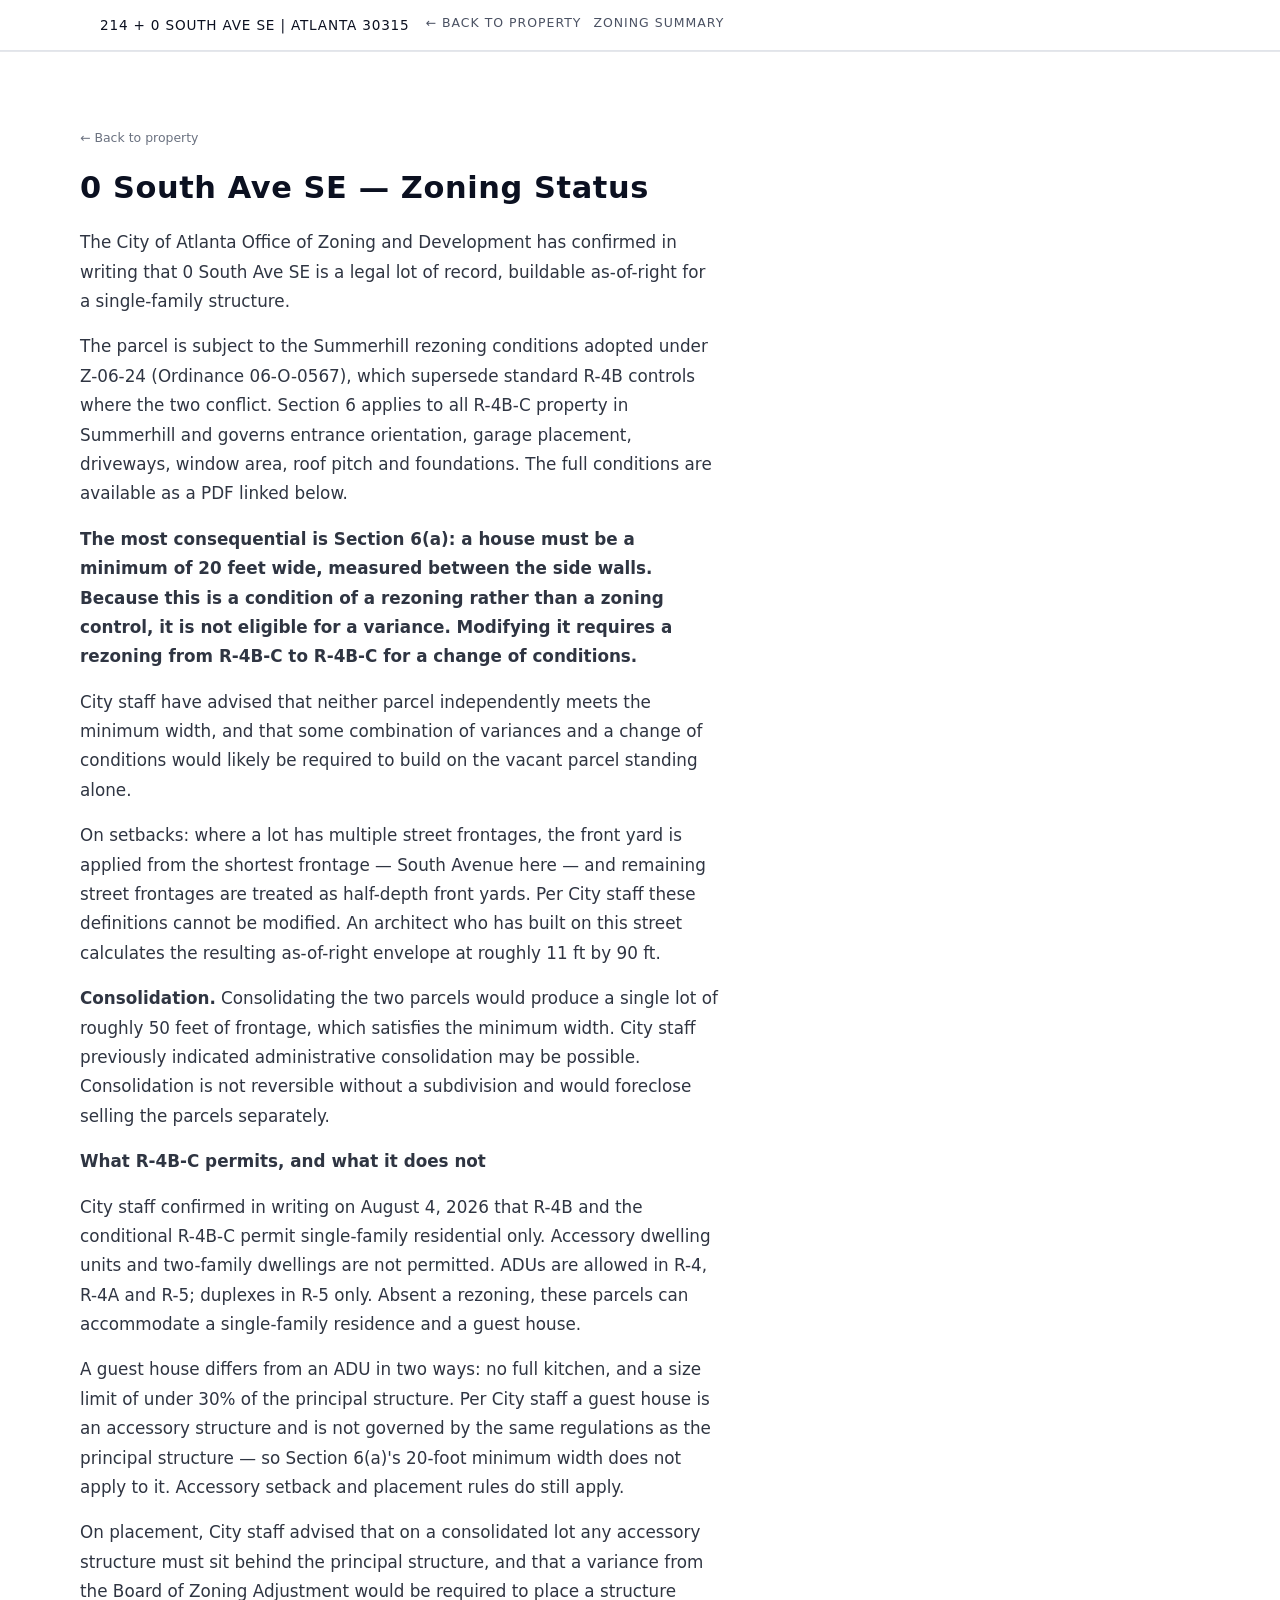
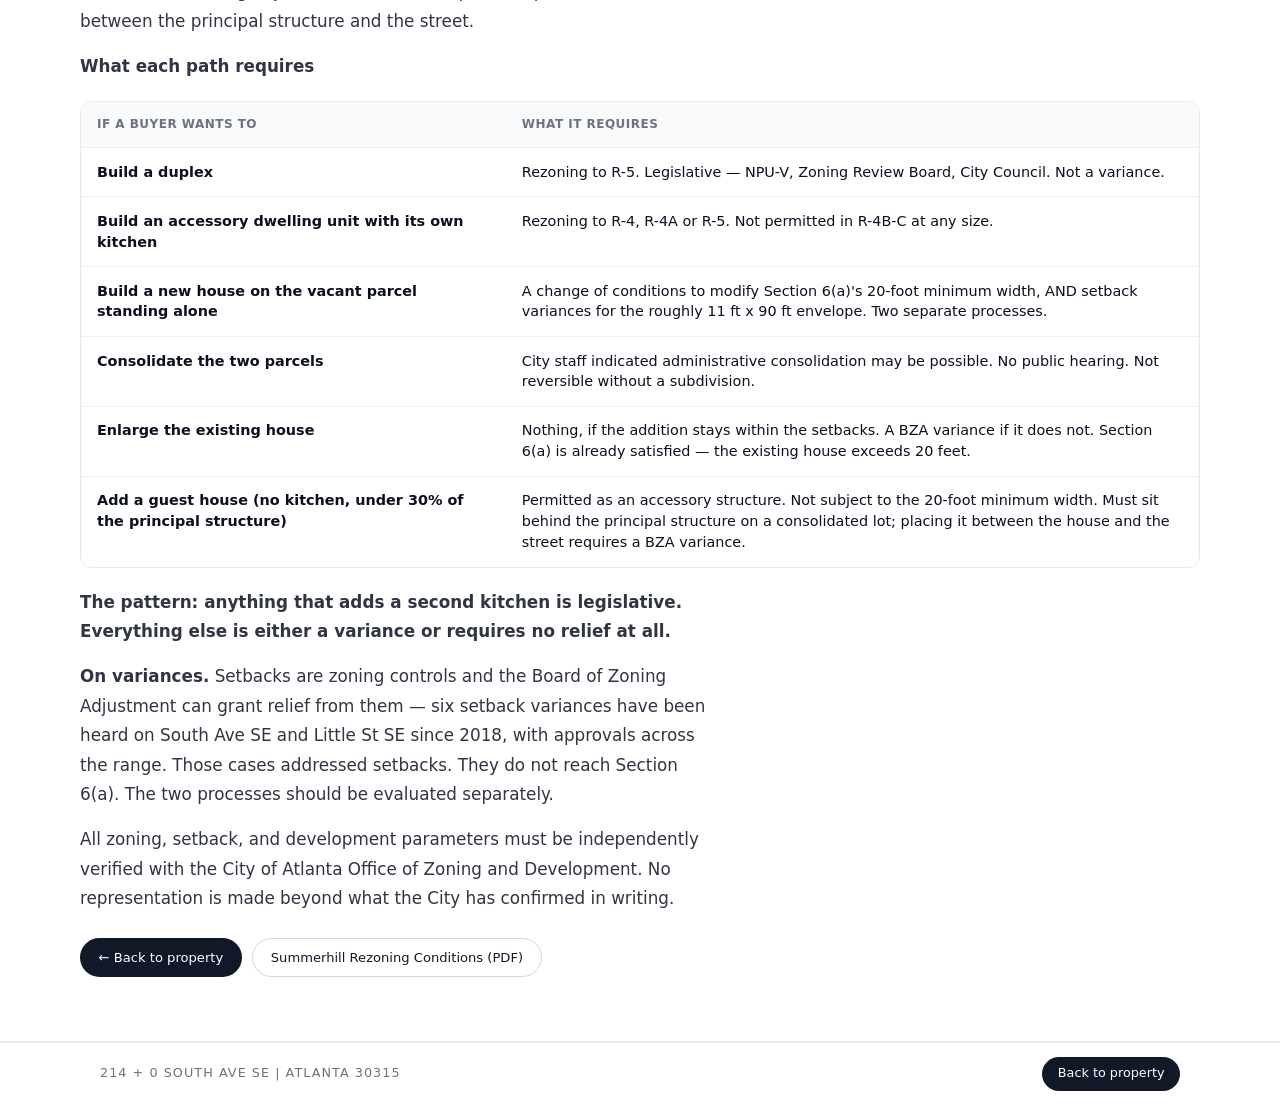
<file: zoning/index.html>
<!DOCTYPE html>
<html lang="en">
<head>
<meta charset="UTF-8" />
<meta name="viewport" content="width=device-width, initial-scale=1" />

<title>Zoning Detail | 214 & 0 South Ave SE, Atlanta 30315</title>

<meta name="description" content="Zoning detail for 214 and 0 South Ave SE, Atlanta 30315 — R-4B-C under Summerhill rezoning Z-06-24 / Ordinance 06-O-0567. Section 6(a), setbacks, consolidation, and permitted uses.">

<link rel="stylesheet" href="/styles.css?v=20260918c" />
</head>

<body>

<header class="site-header">
<div class="header-inner">

<div class="header-left">
<span class="header-address"><a href="/">214 + 0 South Ave SE | Atlanta 30315</a></span>
</div>

<button class="nav-toggle" type="button" aria-label="Toggle navigation" aria-expanded="false">
  <span></span><span></span><span></span>
</button>

<nav class="header-nav">
<a href="/">← Back to property</a>
<a href="/#zoning">Zoning summary</a>
</nav>

</div>
</header>

<main>

<section class="section zoning-section">
  <div class="section-inner">
    <p class="small-note"><a href="/">← Back to property</a></p>
    <h1>0 South Ave SE — Zoning Status</h1>
    <div class="narrative-copy">
      <p>The City of Atlanta Office of Zoning and Development has confirmed in writing that 0 South Ave SE is a legal lot of record, buildable as-of-right for a single-family structure.</p>
      <p>The parcel is subject to the Summerhill rezoning conditions adopted under Z-06-24 (Ordinance 06-O-0567), which supersede standard R-4B controls where the two conflict. Section 6 applies to all R-4B-C property in Summerhill and governs entrance orientation, garage placement, driveways, window area, roof pitch and foundations. The full conditions are available as a PDF linked below.</p>
      <p><strong>The most consequential is Section 6(a): a house must be a minimum of 20 feet wide, measured between the side walls. Because this is a condition of a rezoning rather than a zoning control, it is not eligible for a variance. Modifying it requires a rezoning from R-4B-C to R-4B-C for a change of conditions.</strong></p>
      <p>City staff have advised that neither parcel independently meets the minimum width, and that some combination of variances and a change of conditions would likely be required to build on the vacant parcel standing alone.</p>
      <p>On setbacks: where a lot has multiple street frontages, the front yard is applied from the shortest frontage — South Avenue here — and remaining street frontages are treated as half-depth front yards. Per City staff these definitions cannot be modified. An architect who has built on this street calculates the resulting as-of-right envelope at roughly 11 ft by 90 ft.</p>
      <p><strong>Consolidation.</strong> Consolidating the two parcels would produce a single lot of roughly 50 feet of frontage, which satisfies the minimum width. City staff previously indicated administrative consolidation may be possible. Consolidation is not reversible without a subdivision and would foreclose selling the parcels separately.</p>
      <p><strong>What R-4B-C permits, and what it does not</strong></p>
      <p>City staff confirmed in writing on August 4, 2026 that R-4B and the conditional R-4B-C permit single-family residential only. Accessory dwelling units and two-family dwellings are not permitted. ADUs are allowed in R-4, R-4A and R-5; duplexes in R-5 only. Absent a rezoning, these parcels can accommodate a single-family residence and a guest house.</p>
      <p>A guest house differs from an ADU in two ways: no full kitchen, and a size limit of under 30% of the principal structure. Per City staff a guest house is an accessory structure and is not governed by the same regulations as the principal structure — so Section 6(a)'s 20-foot minimum width does not apply to it. Accessory setback and placement rules do still apply.</p>
      <p>On placement, City staff advised that on a consolidated lot any accessory structure must sit behind the principal structure, and that a variance from the Board of Zoning Adjustment would be required to place a structure between the principal structure and the street.</p>
      <p><strong>What each path requires</strong></p>
    </div>
    <div class="tax-table-wrap path-table-wrap" role="region" aria-label="What each development path requires" tabindex="0">
      <table class="tax-table path-table">
        <thead>
          <tr>
            <th scope="col">If a buyer wants to</th>
            <th scope="col">What it requires</th>
          </tr>
        </thead>
        <tbody>
          <tr>
            <td data-label="If a buyer wants to">Build a duplex</td>
            <td data-label="What it requires">Rezoning to R-5. Legislative — NPU-V, Zoning Review Board, City Council. Not a variance.</td>
          </tr>
          <tr>
            <td data-label="If a buyer wants to">Build an accessory dwelling unit with its own kitchen</td>
            <td data-label="What it requires">Rezoning to R-4, R-4A or R-5. Not permitted in R-4B-C at any size.</td>
          </tr>
          <tr>
            <td data-label="If a buyer wants to">Build a new house on the vacant parcel standing alone</td>
            <td data-label="What it requires">A change of conditions to modify Section 6(a)'s 20-foot minimum width, AND setback variances for the roughly 11 ft x 90 ft envelope. Two separate processes.</td>
          </tr>
          <tr>
            <td data-label="If a buyer wants to">Consolidate the two parcels</td>
            <td data-label="What it requires">City staff indicated administrative consolidation may be possible. No public hearing. Not reversible without a subdivision.</td>
          </tr>
          <tr>
            <td data-label="If a buyer wants to">Enlarge the existing house</td>
            <td data-label="What it requires">Nothing, if the addition stays within the setbacks. A BZA variance if it does not. Section 6(a) is already satisfied — the existing house exceeds 20 feet.</td>
          </tr>
          <tr>
            <td data-label="If a buyer wants to">Add a guest house (no kitchen, under 30% of the principal structure)</td>
            <td data-label="What it requires">Permitted as an accessory structure. Not subject to the 20-foot minimum width. Must sit behind the principal structure on a consolidated lot; placing it between the house and the street requires a BZA variance.</td>
          </tr>
        </tbody>
      </table>
    </div>
    <div class="narrative-copy" style="margin-top: 1.25rem;">
      <p><strong>The pattern: anything that adds a second kitchen is legislative. Everything else is either a variance or requires no relief at all.</strong></p>

      <p><strong>On variances.</strong> Setbacks are zoning controls and the Board of Zoning Adjustment can grant relief from them — six setback variances have been heard on South Ave SE and Little St SE since 2018, with approvals across the range. Those cases addressed setbacks. They do not reach Section 6(a). The two processes should be evaluated separately.</p>
      <p>All zoning, setback, and development parameters must be independently verified with the City of Atlanta Office of Zoning and Development. No representation is made beyond what the City has confirmed in writing.</p>
    </div>
    <div class="cta-pair" style="margin-top: 1.5rem;">
      <a class="btn btn-primary" href="/">← Back to property</a>
      <a class="btn btn-secondary" href="/docs/06O0567_Summerhill_Rezoning_Conditions.pdf" target="_blank" rel="noopener">Summerhill Rezoning Conditions (PDF)</a>
    </div>
  </div>
</section>

</main>

<footer class="site-footer">
  <div class="footer-inner">
    <span class="footer-text">214 + 0 South Ave SE | Atlanta 30315</span>
    <div class="footer-actions">
      <a class="btn btn-primary btn-sm" href="/">Back to property</a>
    </div>
  </div>
</footer>

<script src="/script.js"></script>
</body>
</html>
</file>
<file: styles.css>
*,
*::before,
*::after {
  box-sizing: border-box;
}

html,
body {
  margin: 0;
  padding: 0;
}

body {
  font-family: system-ui, -apple-system, BlinkMacSystemFont, "Segoe UI", sans-serif;
  color: #0b1020;
  background-color: #f6f7fa;
  line-height: 1.6;
}

a {
  color: inherit;
  text-decoration: none;
}

.section {
  padding: 3.5rem 1.25rem;
}

.section-inner {
  max-width: 1120px;
  margin: 0 auto;
}

h1,
h2,
h3 {
  margin: 0 0 1rem;
  font-weight: 600;
  letter-spacing: 0.02em;
}

h1 {
  font-size: 1.9rem;
}

.hero-address-line {
  margin: 0 0 0.35rem;
  font-size: 0.95rem;
  text-transform: uppercase;
  letter-spacing: 0.06em;
  color: #4b5563;
}






.print-page-link-wrap {
  max-width: 1120px;
  margin: 0.5rem auto 0;
  padding: 0 1.25rem;
  text-align: right;
}

.print-page-link {
  background: none;
  border: none;
  padding: 0;
  font: inherit;
  font-size: 0.85rem;
  color: #4b5563;
  text-decoration: underline;
  text-underline-offset: 2px;
  cursor: pointer;
}

.print-page-link:hover {
  color: #111827;
}

.print-only {
  display: none;
}

.print-running-footer {
  display: none;
}

.hero-cta-pair {
  margin-top: 1.5rem;
}

h2 {
  font-size: 1.4rem;
  text-transform: uppercase;
}

h3 {
  font-size: 1.1rem;
  text-transform: uppercase;
}

p {
  margin: 0 0 1rem;
}

ul {
  margin: 0;
  padding-left: 1.1rem;
}

/* Header */

.site-header {
  position: sticky;
  top: 0;
  z-index: 1000;
  background-color: #ffffff;
  border-bottom: 1px solid #e1e4ea;
}

.header-inner {
  max-width: 1120px;
  margin: 0 auto;
  display: flex;
  align-items: center;
  gap: 1rem;
  padding: 0.75rem 1.25rem;
}

.header-address {
  font-size: 0.85rem;
  text-transform: uppercase;
  letter-spacing: 0.06em;
  white-space: nowrap;
}

.header-nav {
  display: none;
  flex-wrap: nowrap;
  gap: 0.75rem;
  font-size: 0.78rem;
  text-transform: uppercase;
  letter-spacing: 0.08em;
  color: #4b5263;
  overflow-x: auto;
}

.header-nav a {
  white-space: nowrap;
  padding-bottom: 0.1rem;
  border-bottom: 2px solid transparent;
}

.header-nav a.active {
  border-bottom-color: #111827;
  color: #111827;
}

.header-ctas {
  display: none;
  gap: 0.5rem;
  margin-left: auto;
}

.btn {
  display: inline-flex;
  align-items: center;
  justify-content: center;
  border-radius: 999px;
  border: 1px solid transparent;
  font-size: 0.82rem;
  font-weight: 500;
  padding: 0.5rem 1.1rem;
  cursor: pointer;
  white-space: nowrap;
}

.btn-primary {
  background-color: #111827;
  color: #ffffff;
}

.btn-primary:hover {
  background-color: #020617;
}

.btn-secondary {
  background-color: #ffffff;
  color: #111827;
  border-color: #d4d7e2;
}

.btn-secondary:hover {
  background-color: #f3f4f6;
}

.cta-pair {
  display: flex;
  flex-wrap: wrap;
  gap: 0.65rem;
  margin-top: 1.25rem;
}

.cta-pair-stack {
  flex-direction: column;
}

.cta-pair-stack .btn,
.hero-price .cta-pair {
  width: 100%;
}

.btn-block {
  width: 100%;
  justify-content: center;
}

.btn-sm {
  padding: 0.35rem 0.9rem;
  font-size: 0.8rem;
}

.nav-toggle {
  margin-left: auto;
  width: 32px;
  height: 28px;
  border-radius: 999px;
  border: 1px solid #d1d5db;
  background: #ffffff;
  display: inline-flex;
  flex-direction: column;
  align-items: center;
  justify-content: center;
  gap: 4px;
  padding: 0;
}

.nav-toggle span {
  width: 16px;
  height: 2px;
  background-color: #111827;
}

.header-inner.nav-open {
  flex-wrap: wrap;
}

.header-inner.nav-open .header-nav {
  display: flex;
  flex-direction: column;
  width: 100%;
  order: 3;
  gap: 0.65rem;
  padding-top: 0.5rem;
  overflow-x: visible;
  flex-wrap: wrap;
}

.header-inner.nav-open .header-ctas {
  display: flex;
  flex-direction: column;
  width: 100%;
  order: 4;
  margin-left: 0;
}

/* Hero */

.hero {
  background-color: #ffffff;
  border-bottom: 1px solid #e1e4ea;
}

.hero-grid {
  display: grid;
  grid-template-columns: 1fr;
  gap: 2rem;
}

.hero-subtitle {
  max-width: 34rem;
  color: #4b5263;
}

.hero-highlights {
  display: grid;
  grid-template-columns: 1fr;
  gap: 0.9rem;
  margin-top: 1.5rem;
}

.highlight-item {
  padding: 0.75rem 0;
  border-top: 1px solid #e5e7eb;
}

.highlight-label {
  font-size: 0.75rem;
  text-transform: uppercase;
  letter-spacing: 0.08em;
  color: #6b7280;
  margin-bottom: 0.1rem;
}

.highlight-text {
  font-size: 0.9rem;
}

.hero-price {
  border-radius: 0.75rem;
  background-color: #0b1120;
  color: #f9fafb;
  padding: 1.5rem 1.5rem 1.25rem;
  align-self: flex-start;
}

.price-label {
  font-size: 0.75rem;
  text-transform: uppercase;
  letter-spacing: 0.08em;
  color: #9ca3af;
}

.price-value {
  font-size: 1.35rem;
  font-weight: 600;
  margin-top: 0.3rem;
  line-height: 1.35;
}

.price-note {
  font-size: 0.85rem;
  color: #d1d5db;
  margin: 0.85rem 0 0;
}

.price-note + .price-note {
  margin-top: 0.65rem;
}

.hero-price > .price-note:first-child {
  margin-top: 0;
}

.price-note-lead {
  font-size: 1.35rem;
  font-weight: 600;
  line-height: 1.35;
  color: #f9fafb;
}

.price-note + .btn,
.hero-price .btn-block,
.hero-price .cta-pair {
  margin-top: 1.25rem;
}

.hero-front-image {
  margin-top: 1rem;
  width: 100%;
  border-radius: 0.75rem;
  display: block;
}

.hero-front-image-secondary {
  margin-top: 0.75rem;
}

.hero-price .btn-primary {
  background-color: #f9fafb;
  color: #111827;
}

.hero-price .btn-primary:hover {
  background-color: #e5e7eb;
}

.hero-price .btn-secondary {
  background-color: transparent;
  color: #f9fafb;
  border-color: #9ca3af;
}

.hero-price .btn-secondary:hover {
  background-color: rgba(255, 255, 255, 0.08);
}

.median-lead-card {
  margin-top: 1.5rem;
}

.median-lead-figure {
  margin: 0.25rem 0 0.5rem;
  font-size: clamp(2rem, 6vw, 2.75rem);
  font-weight: 700;
  letter-spacing: -0.02em;
  line-height: 1.1;
}

.land-value-block {
  margin-top: 1.5rem;
  max-width: 48rem;
}

.land-value-block h3 {
  margin-bottom: 0.65rem;
}

.valuation-support-card {
  margin-top: 1.5rem;
}

.valuation-docs {
  margin-top: 0.75rem;
}

.footer-actions {
  display: flex;
  flex-direction: column;
  align-items: flex-end;
  gap: 0.5rem;
}

.footer-feedback {
  margin: 0;
  font-size: 0.78rem;
  color: #6b7280;
}

.footer-feedback a {
  text-decoration: underline;
  text-underline-offset: 0.15em;
}

/* Executive Summary & generic content */

.summary-text {
  max-width: 40rem;
  color: #4b5563;
}

.summary-bullets ul {
  margin-top: 0.75rem;
}

.bullet-list {
  list-style: disc;
}

.bullet-list li + li {
  margin-top: 0.25rem;
}

.bullet-list.nested {
  margin-top: 0.25rem;
}

.bullet-list.nested {
  list-style: circle;
}

.content-grid {
  display: grid;
  grid-template-columns: 1fr;
  gap: 1.5rem;
  margin-top: 1.25rem;
}

.card-grid {
  display: grid;
  gap: 1.5rem;
  margin-top: 1.5rem;
}

.card {
  background-color: #ffffff;
  border-radius: 0.75rem;
  border: 1px solid #e5e7eb;
  padding: 1.4rem 1.5rem;
}

.two-up {
  grid-template-columns: 1fr;
}

.data-list {
  list-style: none;
  padding: 0;
  margin: 0;
}

.data-list .data-row,
.data-list li {
  display: flex;
  flex-wrap: wrap;
  align-items: baseline;
  gap: 0.35rem 0.75rem;
  font-size: 0.9rem;
  padding: 0.55rem 0;
  border-top: 1px solid #edf0f5;
  margin: 0;
}

.data-list .data-row:first-child,
.data-list li:first-child {
  border-top: none;
}

.data-list dt,
.data-list .data-label,
.data-list li > .data-label {
  flex: 0 0 10.5rem;
  margin: 0;
  color: #6b7280;
  font-weight: 500;
  line-height: 1.4;
}

.data-list dt::after,
.data-list .data-label::after {
  content: ":";
}

.data-list dd,
.data-list .data-value,
.data-list li > .data-value {
  flex: 1 1 12rem;
  margin: 0;
  font-weight: 500;
  color: #111827;
  text-align: left;
  overflow-wrap: anywhere;
  line-height: 1.4;
}

/* Operations */

.operations {
  background-color: #f9fafb;
  border-top: 1px solid #e5e7eb;
  border-bottom: 1px solid #e5e7eb;
}

.note-card {
  background-color: #111827;
  color: #f9fafb;
  border-radius: 0.75rem;
  padding: 1.25rem 1.4rem;
}

.note-card p {
  margin: 0;
  font-size: 0.92rem;
}

/* Estimated Year-One Property Taxes / Tax Profile */

.tax-section {
  background-color: #f9fafb;
  border-top: 1px solid #e5e7eb;
  border-bottom: 1px solid #e5e7eb;
}

.tax-convey {
  margin-top: 0.65rem;
  font-weight: 600;
  color: #111827;
}

.tax-table-wrap {
  margin-top: 1.25rem;
  overflow-x: auto;
  -webkit-overflow-scrolling: touch;
  border: 1px solid #e5e7eb;
  border-radius: 0.75rem;
  background-color: #ffffff;
  max-width: 100%;
}

.tax-table {
  width: 100%;
  min-width: 36rem;
  border-collapse: collapse;
  font-size: 0.9rem;
}

.tax-table th,
.tax-table td {
  text-align: left;
  padding: 0.85rem 1rem;
  border-bottom: 1px solid #edf0f5;
  white-space: nowrap;
}

.tax-table th {
  background-color: #f9fafb;
  color: #6b7280;
  font-weight: 600;
  font-size: 0.75rem;
  text-transform: uppercase;
  letter-spacing: 0.04em;
  white-space: normal;
  line-height: 1.35;
  vertical-align: bottom;
}

.tax-table tr:last-child td {
  border-bottom: none;
}

.tax-table tbody td:first-child {
  font-weight: 600;
}

.tax-footnote {
  margin-top: 0.85rem;
  font-size: 0.8rem;
  color: #6b7280;
  max-width: 48rem;
  line-height: 1.45;
}

.tax-status {
  margin-top: 1.25rem;
  padding: 0.9rem 1.1rem;
  border-left: 3px solid #111827;
  background-color: #ffffff;
  border-radius: 0 0.5rem 0.5rem 0;
  font-size: 0.9rem;
  font-style: italic;
  color: #374151;
  max-width: 48rem;
  line-height: 1.45;
}

.tax-verify {
  margin-top: 1.5rem;
}

.tax-verify h3 {
  margin-bottom: 0.5rem;
  font-size: 1.05rem;
}

.tax-verify-links {
  list-style: none;
  padding: 0;
  margin: 0;
}

.tax-verify-links li {
  padding: 0.35rem 0;
  font-size: 0.9rem;
  border-top: 1px solid #edf0f5;
}

.tax-verify-links li:last-child {
  border-bottom: 1px solid #edf0f5;
}

.tax-verify-links a {
  color: #111827;
  text-decoration: underline;
  text-underline-offset: 0.15em;
}

.tax-verify-links a:hover {
  color: #374151;
}

.tax-parcel-ids {
  list-style: none;
  padding: 0;
  margin: 1rem 0 0;
  font-size: 0.88rem;
  color: #374151;
  line-height: 1.5;
}

.tax-parcel-ids li {
  padding: 0.2rem 0;
}

@media (max-width: 768px) {
  .tax-table-wrap {
    border: none;
    background: transparent;
    overflow: visible;
  }

  .tax-table {
    display: block;
    width: 100%;
    min-width: 0;
    max-width: 100%;
    border-collapse: separate;
    border-spacing: 0 0.75rem;
  }

  .tax-table thead {
    position: absolute;
    width: 1px;
    height: 1px;
    padding: 0;
    margin: -1px;
    overflow: hidden;
    clip: rect(0, 0, 0, 0);
    white-space: nowrap;
    border: 0;
  }

  .tax-table tbody {
    display: block;
    width: 100%;
  }

  .tax-table tr {
    display: block;
    width: 100%;
    max-width: 100%;
    box-sizing: border-box;
    border: 1px solid #e5e7eb;
    border-radius: 0.75rem;
    background-color: #ffffff;
    padding: 0.35rem 0;
    margin: 0;
  }

  .tax-table td {
    display: grid;
    grid-template-columns: minmax(0, 1fr) auto;
    align-items: start;
    gap: 0.75rem 1rem;
    width: 100%;
    max-width: 100%;
    box-sizing: border-box;
    white-space: normal;
    word-break: break-word;
    border-bottom: 1px solid #edf0f5;
    padding: 0.65rem 1rem;
  }

  .tax-table tr td:last-child {
    border-bottom: none;
  }

  .tax-table td::before {
    content: attr(data-label);
    color: #6b7280;
    font-weight: 500;
    font-size: 0.78rem;
    line-height: 1.35;
    min-width: 0;
  }

  .tax-table tbody td:first-child {
    font-weight: 600;
  }

  .tax-parcel-ids li {
    overflow-wrap: anywhere;
  }

  /* Path-requires table: long prose — stack label over value, not side-by-side */
  .path-table-wrap {
    margin-top: 0.85rem;
  }

  .path-table {
    border-spacing: 0 0.85rem;
  }

  .path-table td {
    display: block;
    grid-template-columns: none;
    padding: 0.7rem 1rem 0.35rem;
    border-bottom: none;
  }

  .path-table td::before {
    display: block;
    margin-bottom: 0.3rem;
    font-size: 0.72rem;
    text-transform: uppercase;
    letter-spacing: 0.04em;
  }

  .path-table td + td {
    padding-top: 0.15rem;
    padding-bottom: 0.85rem;
    border-top: 1px solid #edf0f5;
  }

  .path-table tbody td:first-child {
    font-weight: 600;
    font-size: 0.95rem;
    color: #111827;
  }

  .path-table tbody td:last-child {
    font-weight: 400;
    font-size: 0.9rem;
    color: #374151;
    line-height: 1.45;
  }
}

/* Path table — wrap on all viewports (tax table keeps nowrap) */
.path-table {
  min-width: 0;
}

.path-table th,
.path-table td {
  white-space: normal;
  overflow-wrap: anywhere;
  vertical-align: top;
  line-height: 1.45;
}

.path-table th:first-child,
.path-table td:first-child {
  width: 38%;
}

/* CTA band */

.cta-band {
  background-color: #0b1120;
  color: #f9fafb;
}

.cta-inner {
  display: flex;
  flex-direction: column;
  gap: 1rem;
  align-items: flex-start;
}

.cta-band h2 {
  margin-bottom: 0.25rem;
}

.cta-band p {
  margin: 0;
  font-size: 0.9rem;
  color: #e5e7eb;
}

.cta-band .bullet-list {
  margin: 1rem 0 0;
  color: #e5e7eb;
  font-size: 0.9rem;
}

.cta-band .bullet-list a {
  text-decoration: underline;
  text-underline-offset: 0.15em;
}

.cta-band .btn-primary {
  background-color: #f9fafb;
  color: #111827;
}

.cta-band .btn-primary:hover {
  background-color: #e5e7eb;
}

/* Walk-through / narrative sections */

.walk-through {
  background-color: #ffffff;
  border-bottom: 1px solid #e5e7eb;
}

.narrative-copy {
  max-width: 40rem;
  font-size: 1.05rem;
  line-height: 1.75;
  color: #2f3542;
}

.narrative-copy p {
  margin: 0 0 1rem;
}

.narrative-copy p:last-child {
  margin-bottom: 0;
}

.walk-through-study {
  margin-top: 1.75rem;
  max-width: 40rem;
}

.walk-through-study h3 {
  margin: 0 0 0.85rem;
  font-size: 1.1rem;
  font-weight: 600;
  color: #111827;
}

.walk-through-study-figure {
  overflow: visible;
}

.walk-through-study-figure a {
  display: block;
}

.walk-through-study-figure img,
.walk-through .walk-through-study-figure img {
  width: 100%;
  height: auto;
  max-height: none;
  object-fit: contain;
  border-radius: 0.75rem;
  display: block;
}

.walk-through-study-figure figcaption {
  margin-top: 0.65rem;
  font-size: 0.82rem;
  font-style: italic;
  line-height: 1.45;
  color: #6b7280;
}

/* About the House */

.about-house {
  background-color: #f8f6f3;
  border-bottom: 1px solid #e8e4de;
}

.about-house-copy {
  max-width: 36rem;
  font-size: 1.05rem;
  line-height: 1.75;
  color: #2f3542;
}

.about-house-copy p {
  margin: 0 0 1rem;
}

.about-house-copy p:last-child {
  margin-bottom: 0;
}

.about-house-systems {
  margin-top: 2rem;
}

/* Who This Is For */

.zoning-section {
  background-color: #ffffff;
  border-top: 1px solid #e5e7eb;
  border-bottom: 1px solid #e5e7eb;
}

.variance-section {
  background-color: #f9fafb;
  border-bottom: 1px solid #e5e7eb;
}

.variance-section .tax-table-wrap {
  margin-top: 1.25rem;
}

.variance-footnote {
  margin-top: 1rem;
  font-size: 0.8rem;
  font-style: italic;
  color: #6b7280;
  line-height: 1.45;
}

.narrative-copy a {
  text-decoration: underline;
  text-underline-offset: 0.15em;
}

.highlight-text a {
  text-decoration: underline;
  text-underline-offset: 0.15em;
}

.who-for {
  background-color: #ffffff;
  border-bottom: 1px solid #e5e7eb;
}

.who-for-grid {
  display: grid;
  grid-template-columns: 1fr;
  gap: 1rem;
  margin-top: 1.25rem;
}

.who-for-card {
  background-color: #f9fafb;
  border: 1px solid #e5e7eb;
  border-radius: 0.75rem;
  padding: 1.2rem 1.3rem;
}

.who-for-card h3 {
  margin-bottom: 0.45rem;
  font-size: 1.05rem;
  text-transform: none;
  letter-spacing: 0;
}

.who-for-card p {
  margin: 0;
  font-size: 0.95rem;
  line-height: 1.65;
  color: #374151;
}

.market-color-note {
  margin-top: 1.5rem;
  max-width: 48rem;
  padding-top: 1.1rem;
  border-top: 1px solid #e5e7eb;
  font-size: 0.92rem;
  line-height: 1.55;
  color: #4b5563;
}

.as-is-note {
  margin-top: 1.25rem;
  max-width: 48rem;
  padding: 0.95rem 1.1rem;
  border-left: 3px solid #111827;
  background-color: #ffffff;
  border-radius: 0 0.5rem 0.5rem 0;
  font-size: 0.92rem;
  color: #374151;
  line-height: 1.5;
}

.parcel-alias-note {
  margin: 0.85rem 0 0;
  font-size: 0.85rem;
  line-height: 1.5;
  color: #4b5563;
}

.anchor-comp-card {
  margin-top: 1.5rem;
}

.anchor-comp-card a {
  text-decoration: underline;
  text-underline-offset: 0.15em;
}

.sketch-visual {
  margin-top: 1.5rem;
}

.comp-charts {
  margin-top: 1.5rem;
  border: 1px solid #e5e7eb;
  border-radius: 0.75rem;
  background-color: #ffffff;
  padding: 0.85rem 1rem 1rem;
}

.comp-charts summary {
  cursor: pointer;
  font-weight: 600;
  font-size: 0.92rem;
  list-style: none;
  color: #111827;
}

.comp-charts summary::-webkit-details-marker {
  display: none;
}

.comp-charts summary::before {
  content: "+ ";
  font-weight: 600;
}

.comp-charts[open] summary::before {
  content: "– ";
}

.comp-charts .data-visuals {
  margin-top: 1rem;
}




/* Systems */

.feature-grid {
  display: grid;
  grid-template-columns: 1fr;
  gap: 1rem;
  margin-top: 1.5rem;
}

.feature-tile {
  background-color: #ffffff;
  border-radius: 0.75rem;
  border: 1px solid #e5e7eb;
  padding: 1rem 1.1rem;
}

.feature-tile h3 {
  margin-bottom: 0.3rem;
}

.feature-tile ul {
  padding-left: 1rem;
  font-size: 0.9rem;
}

/* Land Upside */

.land-upside {
  background-color: #f9fafb;
  border-top: 1px solid #e5e7eb;
  border-bottom: 1px solid #e5e7eb;
}

.emphasis-text {
  font-size: 0.9rem;
  color: #374151;
  margin-top: 0.75rem;
}

.mini-table {
  background-color: #ffffff;
  border-radius: 0.75rem;
  border: 1px solid #e5e7eb;
  padding: 1.2rem 1.3rem;
}

/* Data */

.data-section {
  background-color: #ffffff;
}

.data-grid {
  display: grid;
  grid-template-columns: 1fr;
  gap: 1.5rem;
  margin-top: 1.5rem;
}

.anchor-comp .card {
  margin-top: 1.25rem;
}

.positioning-line {
  margin-top: 0.9rem;
  font-size: 0.92rem;
  color: #374151;
}

.data-visuals {
  margin-top: 2rem;
  display: grid;
  grid-template-columns: 1fr;
  gap: 1rem;
}

.data-visual img {
  width: 100%;
  border-radius: 0.75rem;
  display: block;
}

.data-visual figcaption {
  margin-top: 0.35rem;
  font-size: 0.8rem;
  color: #4b5563;
}

/* Location */

.location {
  background-color: #f9fafb;
  border-top: 1px solid #e5e7eb;
  border-bottom: 1px solid #e5e7eb;
}

.references ul {
  list-style: none;
  padding-left: 0;
}

.references li + li {
  margin-top: 0.35rem;
}

.references a {
  font-size: 0.88rem;
  text-decoration: underline;
  text-underline-offset: 2px;
}

.small-note {
  margin-top: 0.75rem;
  font-size: 0.78rem;
  color: #6b7280;
}

/* Photos */

.photo-grid {
  display: grid;
  grid-template-columns: 1fr;
  gap: 0.9rem;
  margin-top: 1.1rem;
}

.photo-placeholder {
    margin: 0;
  padding: 0;
  background: none;         /* removes placeholder backdrop */
  border-radius: 14px;
  overflow: hidden;
}
    );
  border-radius: 0.75rem;
  padding: 2.3rem 1rem;
  display: flex;
  align-items: center;
  justify-content: center;
  font-size: 0.9rem;
  color: #374151;
}

.photo-placeholder img {
  width: 100%;
  height: 100%;
  max-height: 260px;
  object-fit: cover;
  border-radius: 0.75rem;
  display: block;
}

.photo-placeholder img{
  width: 100%;
  height: 420px;            /* makes photos big */
  object-fit: cover;
  display: block;
}

@media (max-width: 768px){
  .photo-placeholder img{
    height: 320px;          /* big on phone too */
  }
}

/* Keep upgrade study fully visible (do not crop like gallery tiles) */
.walk-through-study-figure.photo-placeholder img,
.walk-through-study-figure img {
  width: 100%;
  height: auto;
  max-height: none;
  object-fit: contain;
}

@media (max-width: 768px) {
  .walk-through-study-figure.photo-placeholder img,
  .walk-through-study-figure img {
    height: auto;
    max-height: none;
  }
}

.photo-grid{
  gap: 18px;
}
/* Documents */
.photo-ender img{
  height: 70vh;             /* page-ender feel */
  min-height: 520px;
}

@media (max-width: 768px){
  .photo-ender img{
    height: 60vh;
    min-height: 420px;
  }
}
.document-list {
  list-style: none;
  padding-left: 0;
}

.document-list li + li {
  margin-top: 0.4rem;
}

.document-list a {
  text-decoration: underline;
  text-underline-offset: 2px;
  font-size: 0.9rem;
}


/* Footer */

.site-footer {
  border-top: 1px solid #e5e7eb;
  background-color: #ffffff;
}

.footer-inner {
  max-width: 1120px;
  margin: 0 auto;
  padding: 0.9rem 1.25rem;
  display: flex;
  align-items: center;
  justify-content: space-between;
  gap: 0.75rem;
}

.footer-text {
  font-size: 0.8rem;
  text-transform: uppercase;
  letter-spacing: 0.08em;
  color: #6b7280;
}

/* Layout utilities */

@media (min-width: 720px) {
  .hero-grid {
    grid-template-columns: minmax(0, 1.6fr) minmax(0, 1fr);
    align-items: flex-start;
  }

  .hero-highlights {
    grid-template-columns: repeat(2, minmax(0, 1fr));
  }

  .card-grid.two-up {
    grid-template-columns: repeat(2, minmax(0, 1fr));
  }

  .content-grid {
    grid-template-columns: 3fr 2fr;
    align-items: flex-start;
  }

  .feature-grid {
    grid-template-columns: repeat(3, minmax(0, 1fr));
  }

  .who-for-grid {
    grid-template-columns: repeat(2, minmax(0, 1fr));
  }

  .data-grid {
    grid-template-columns: repeat(2, minmax(0, 1fr));
  }

  .photo-grid {
    grid-template-columns: repeat(4, minmax(0, 1fr));
  }
}

@media (min-width: 960px) {
  .header-nav {
    display: flex;
  }

  .header-ctas {
    display: flex;
  }

  .nav-toggle {
    display: none;
  }

  .section {
    padding: 4rem 1.5rem;
  }
}

/* Print */

@media print {
  @page {
    margin: 0.75in 0.7in 0.9in;
  }

  html,
  body {
    background: #fff !important;
    color: #000 !important;
  }

  .print-only {
    display: block !important;
  }

  .print-masthead {
    margin: 0 0 1rem;
    padding-bottom: 0.75rem;
    border-bottom: 1px solid #000;
  }

  .print-masthead-address {
    margin: 0 0 0.35rem;
    font-size: 0.9rem;
    text-transform: uppercase;
    letter-spacing: 0.06em;
  }

  .print-masthead-price {
    margin: 0;
    font-size: 1.6rem;
    font-weight: 700;
    line-height: 1.15;
  }

  .print-masthead-vacant {
    margin: 0.35rem 0 0;
    font-size: 1rem;
  }

  .site-header,
  .nav-toggle,
  .header-nav,
  .header-ctas,
  .print-page-link-wrap,
  .cta-pair,
  .footer-actions,
  .hero-price .cta-pair,
  .seo-content {
    display: none !important;
  }

  .site-footer {
    border: none;
    background: transparent !important;
  }

  .footer-text {
    color: #000;
  }

  body {
    padding-bottom: 1.25rem;
  }

  .section {
    padding: 1.25rem 0;
    background: transparent !important;
    border: none !important;
  }

  .section-inner,
  .print-page-link-wrap,
  .footer-inner {
    max-width: none;
    padding-left: 0;
    padding-right: 0;
  }

  .hero-grid {
    display: block;
  }

  .hero-price {
    background: transparent !important;
    color: #000 !important;
    border: 1px solid #000;
    margin-top: 1rem;
  }

  .hero-price .price-note,
  .hero-price .price-note-lead {
    color: #000 !important;
  }

  .card,
  .who-for-card,
  .feature-tile,
  .note-card,
  .mini-table,
  .median-lead-card,
  .valuation-support-card,
  .anchor-comp-card {
    background: transparent !important;
    box-shadow: none !important;
    border: 1px solid #ccc;
  }

  a {
    color: #000 !important;
    text-decoration: underline;
  }

  a[href^="http"]::after {
    content: " (" attr(href) ")";
    font-size: 0.75em;
    word-break: break-all;
  }

  a[href^="/"]::after,
  a[href^="#"]::after,
  a[href^="mailto"]::after,
  a[href^="docs/"]::after,
  a[href^="photos/"]::after {
    content: none;
  }

  table,
  tr,
  .data-row,
  .feature-tile,
  .card,
  .who-for-card {
    break-inside: avoid;
    page-break-inside: avoid;
  }

  .print-page-break-before {
    break-before: page;
    page-break-before: always;
  }

  .print-running-footer {
    display: block;
    position: fixed;
    bottom: 0;
    left: 0;
    right: 0;
    font-size: 0.7rem;
    color: #000;
    border-top: 1px solid #999;
    padding-top: 0.25rem;
  }

  .print-running-footer::after {
    content: " · Page " counter(page);
  }
}

.photo-pair {
  display: grid;
  grid-template-columns: 1fr;
  gap: 1rem;
  margin-top: 1.25rem;
}

.floor-plan-figure,
.site-figure {
  margin: 0;
}

.floor-plan-figure img,
.site-figure img {
  width: 100%;
  height: auto;
  max-height: none;
  object-fit: contain;
  display: block;
  background: #fff;
  border-radius: 0.75rem;
}

.floor-plan-figure figcaption,
.site-figure figcaption {
  margin-top: 0.45rem;
  font-size: 0.85rem;
  color: #4b5563;
}

@media (min-width: 800px) {
  .photo-pair {
    grid-template-columns: 1fr 1fr;
    align-items: start;
  }
}

.recent-updates .update-heading {
  margin: 0 0 0.35rem;
}

.recent-updates .update-group + .update-group {
  margin-top: 1.15rem;
}
</file>
